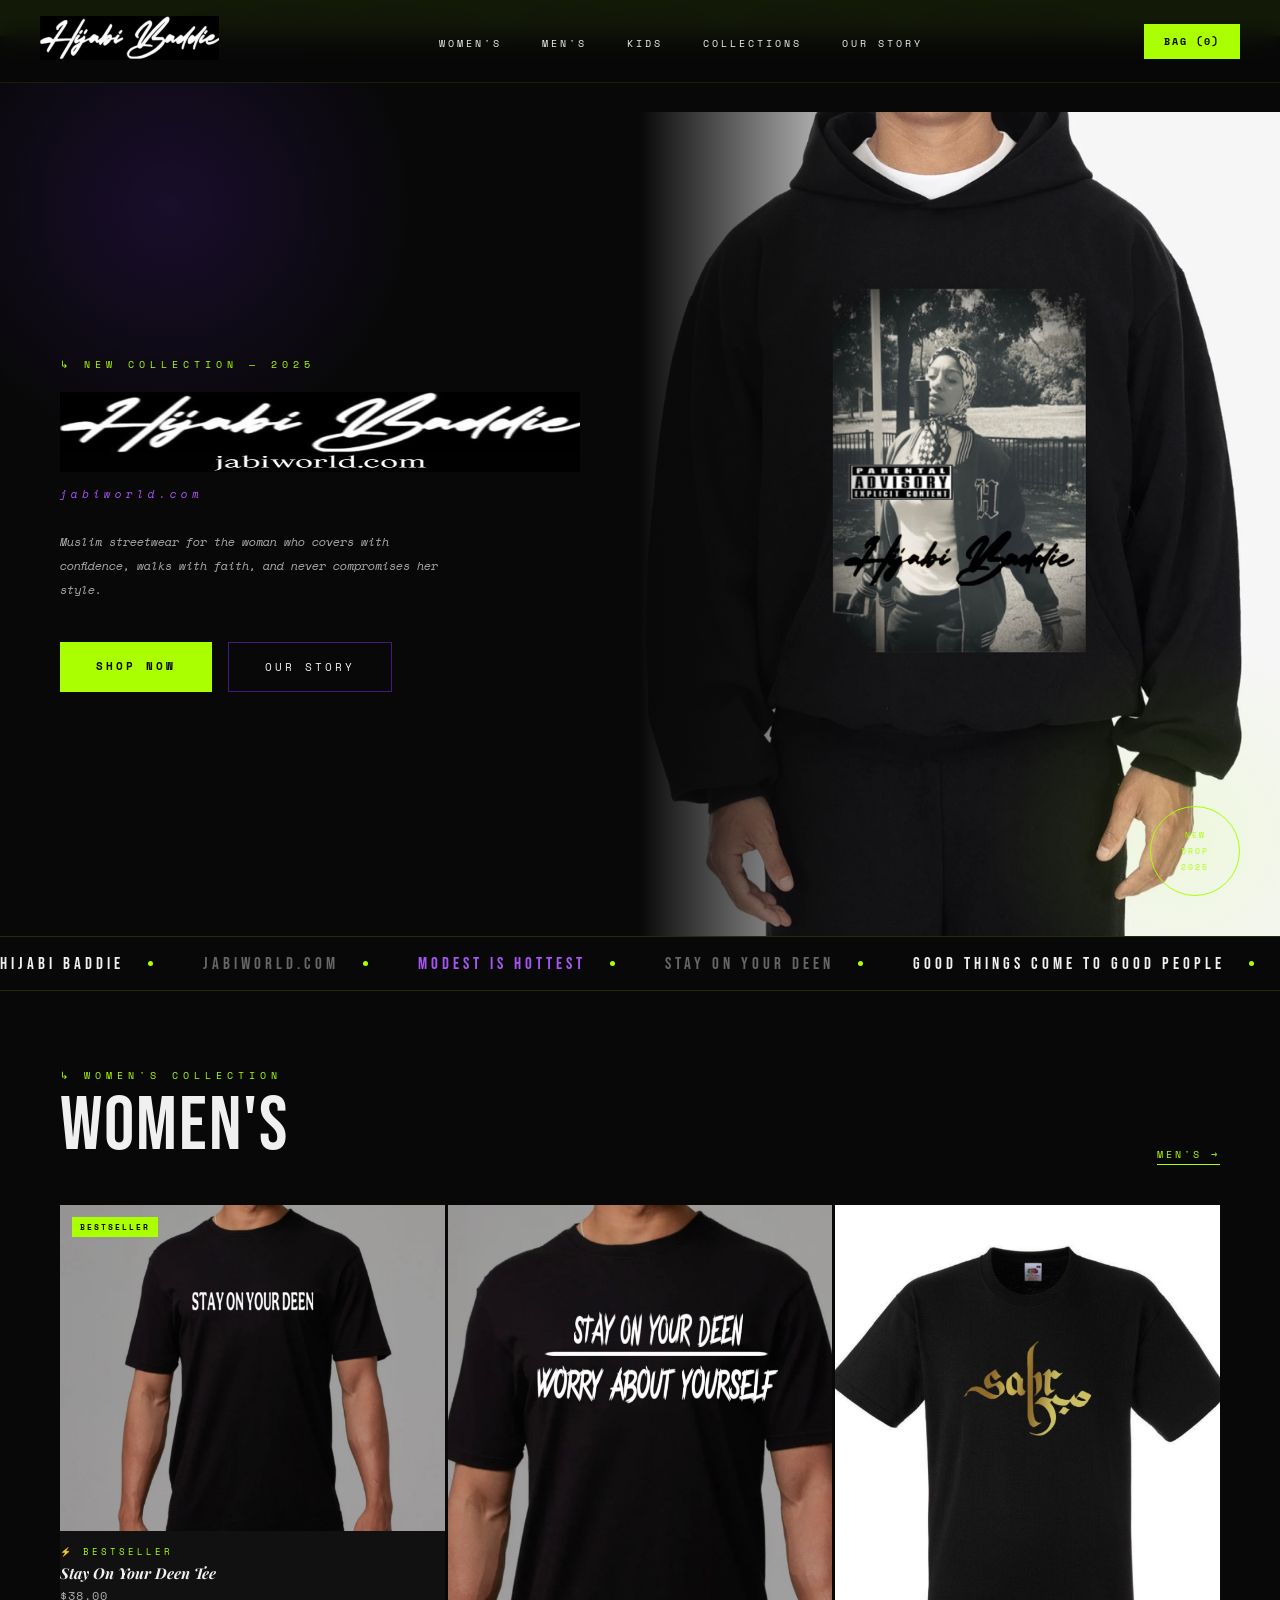
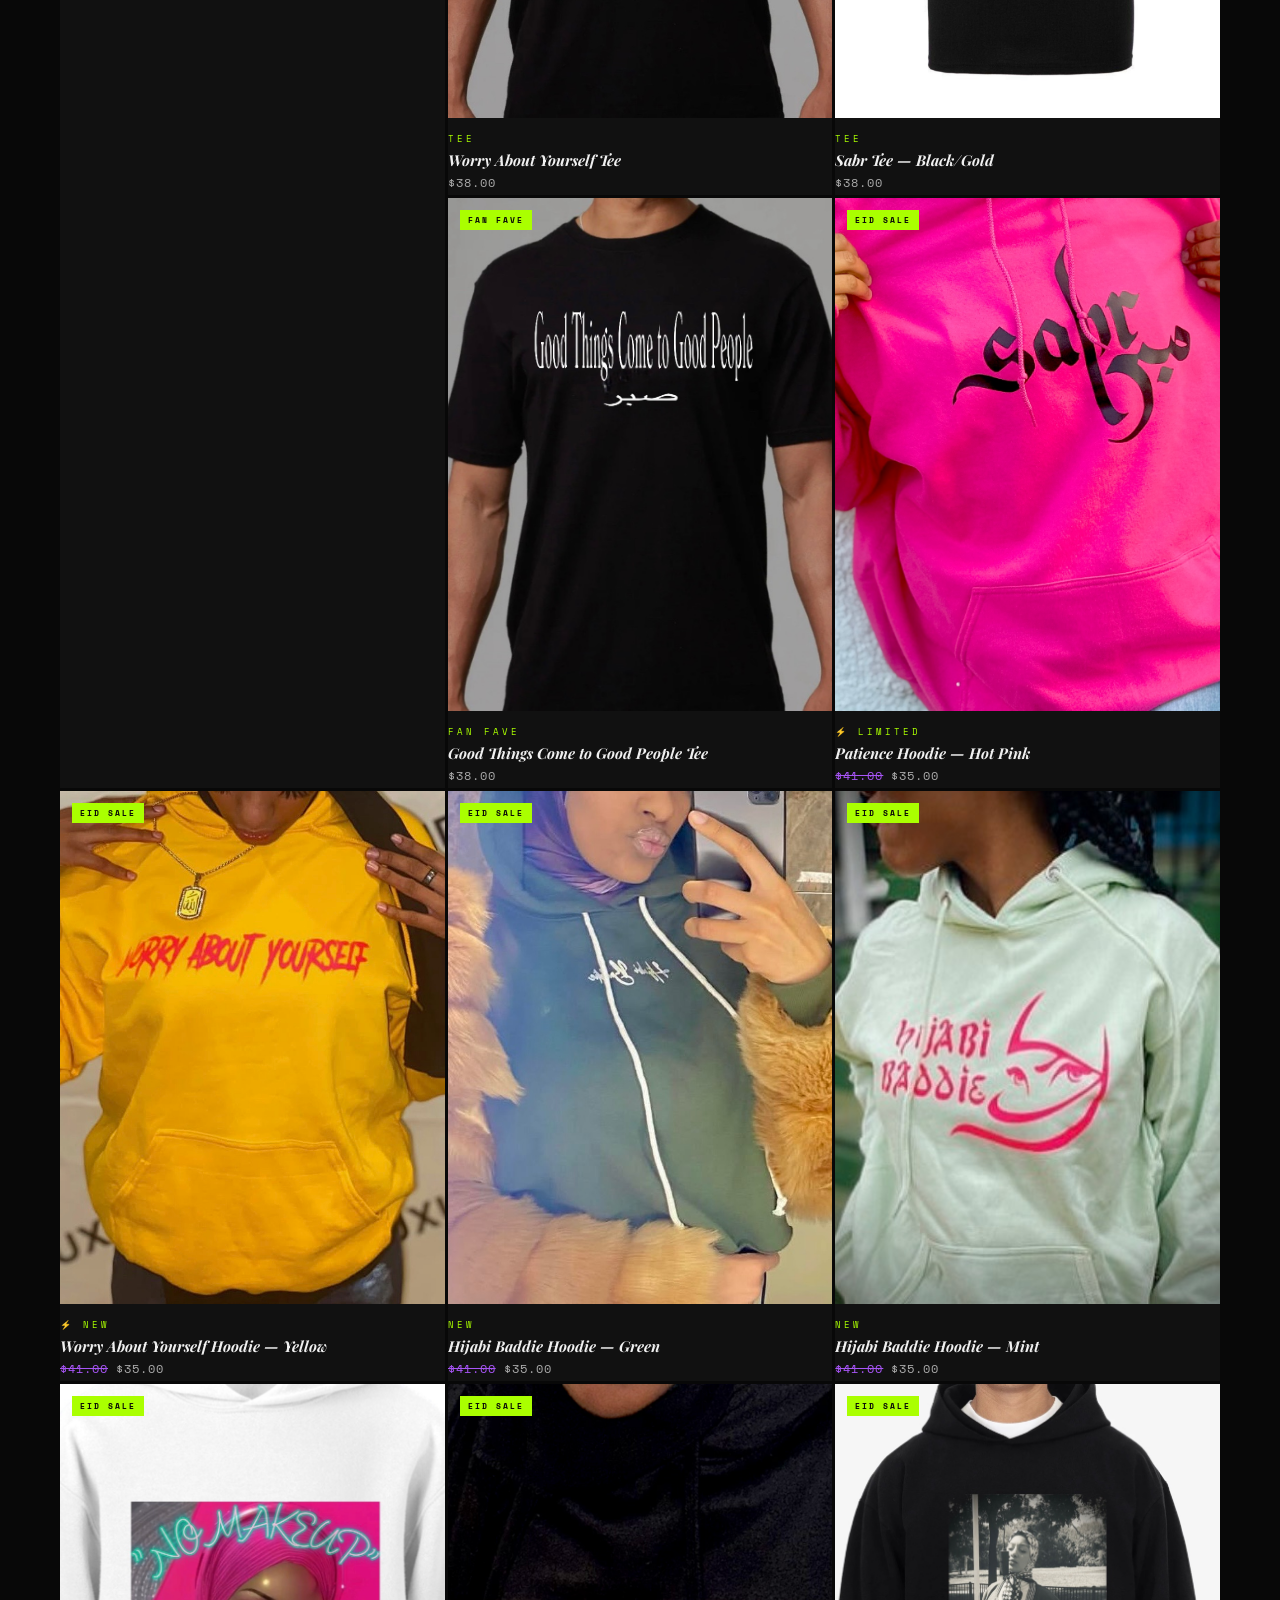
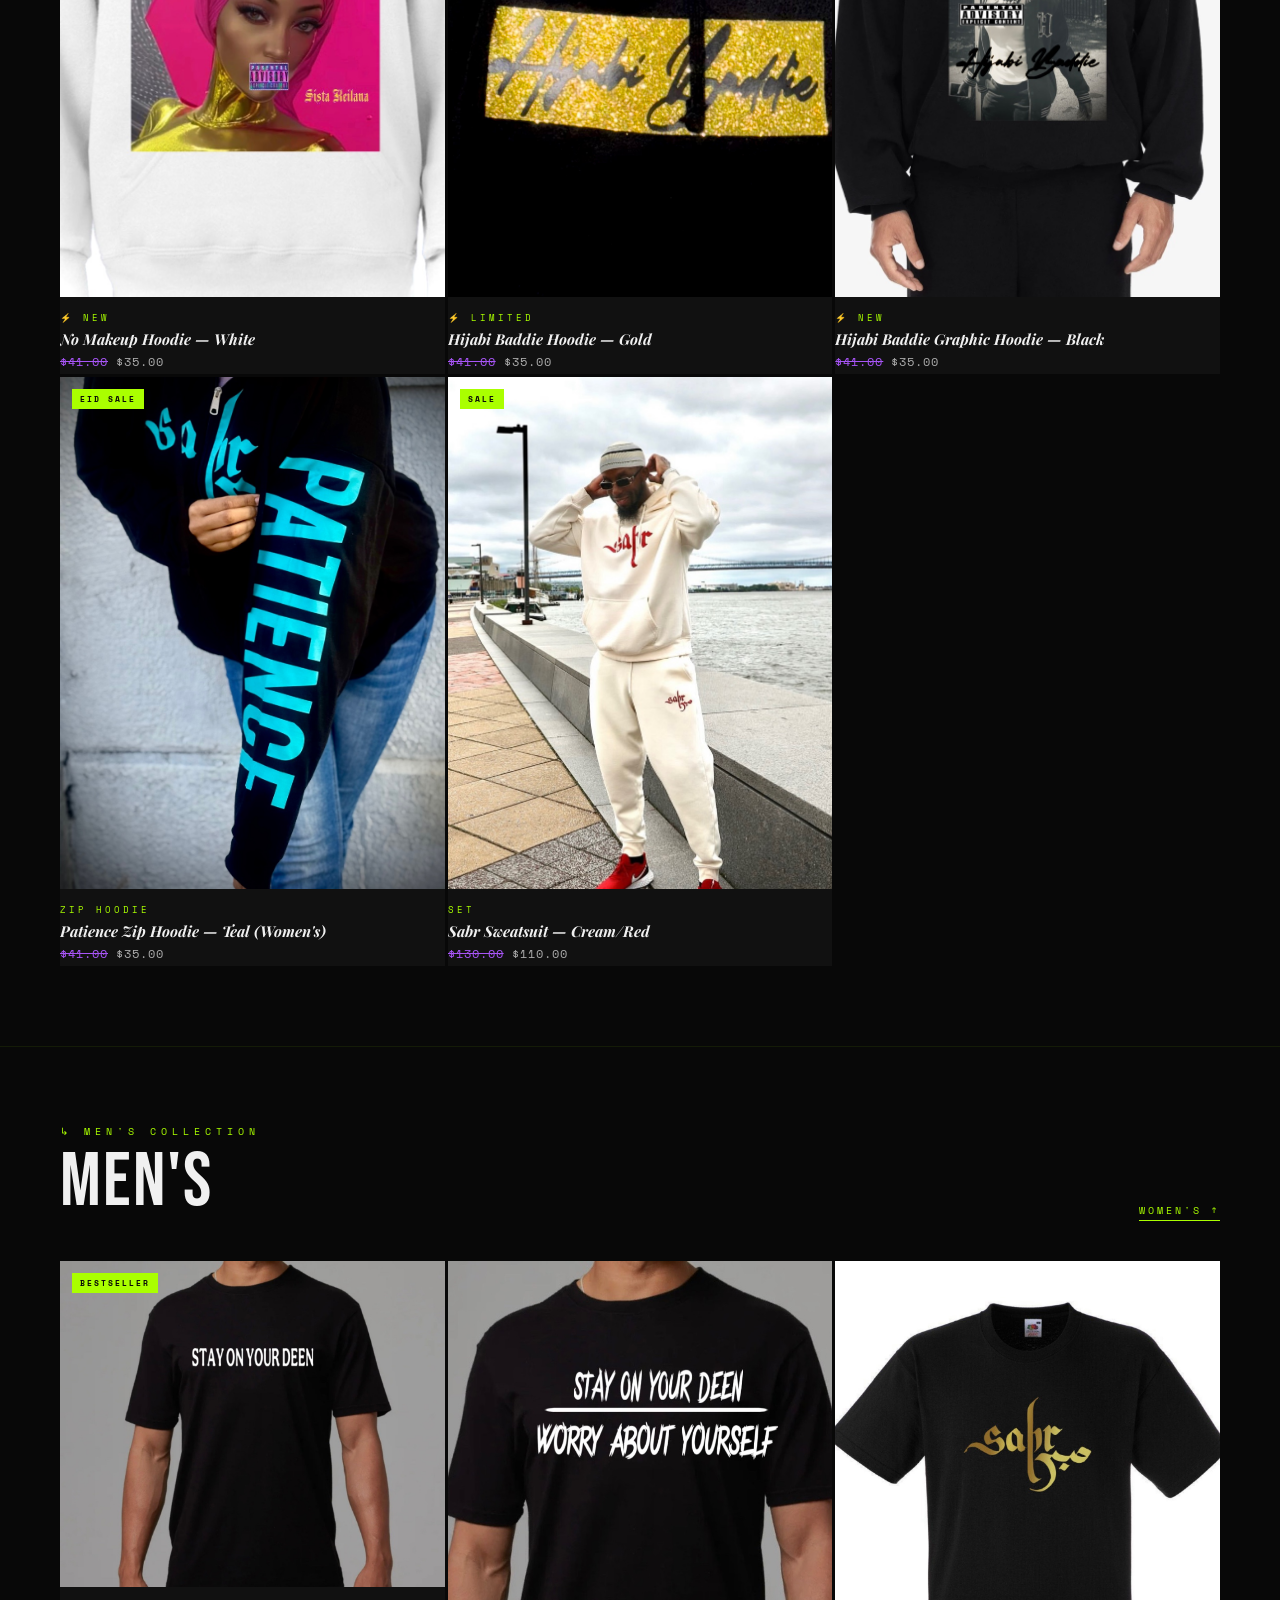
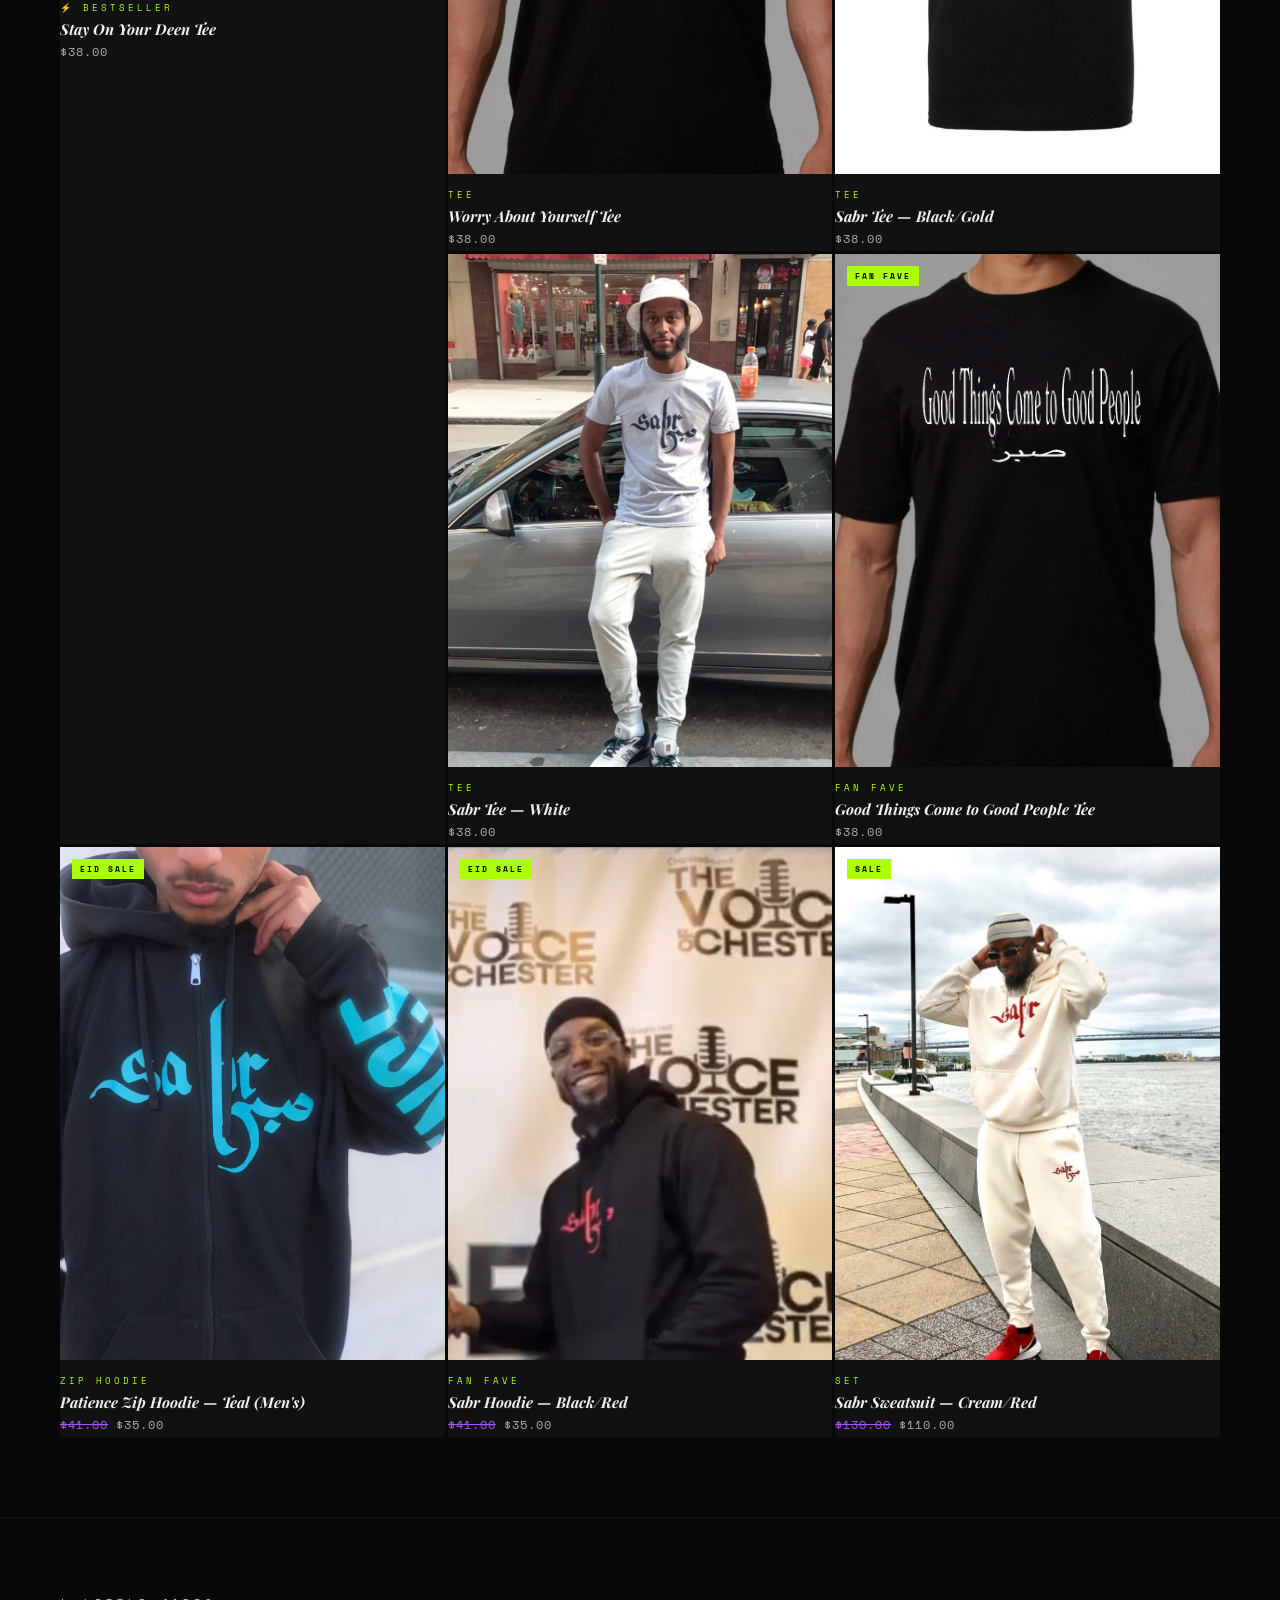
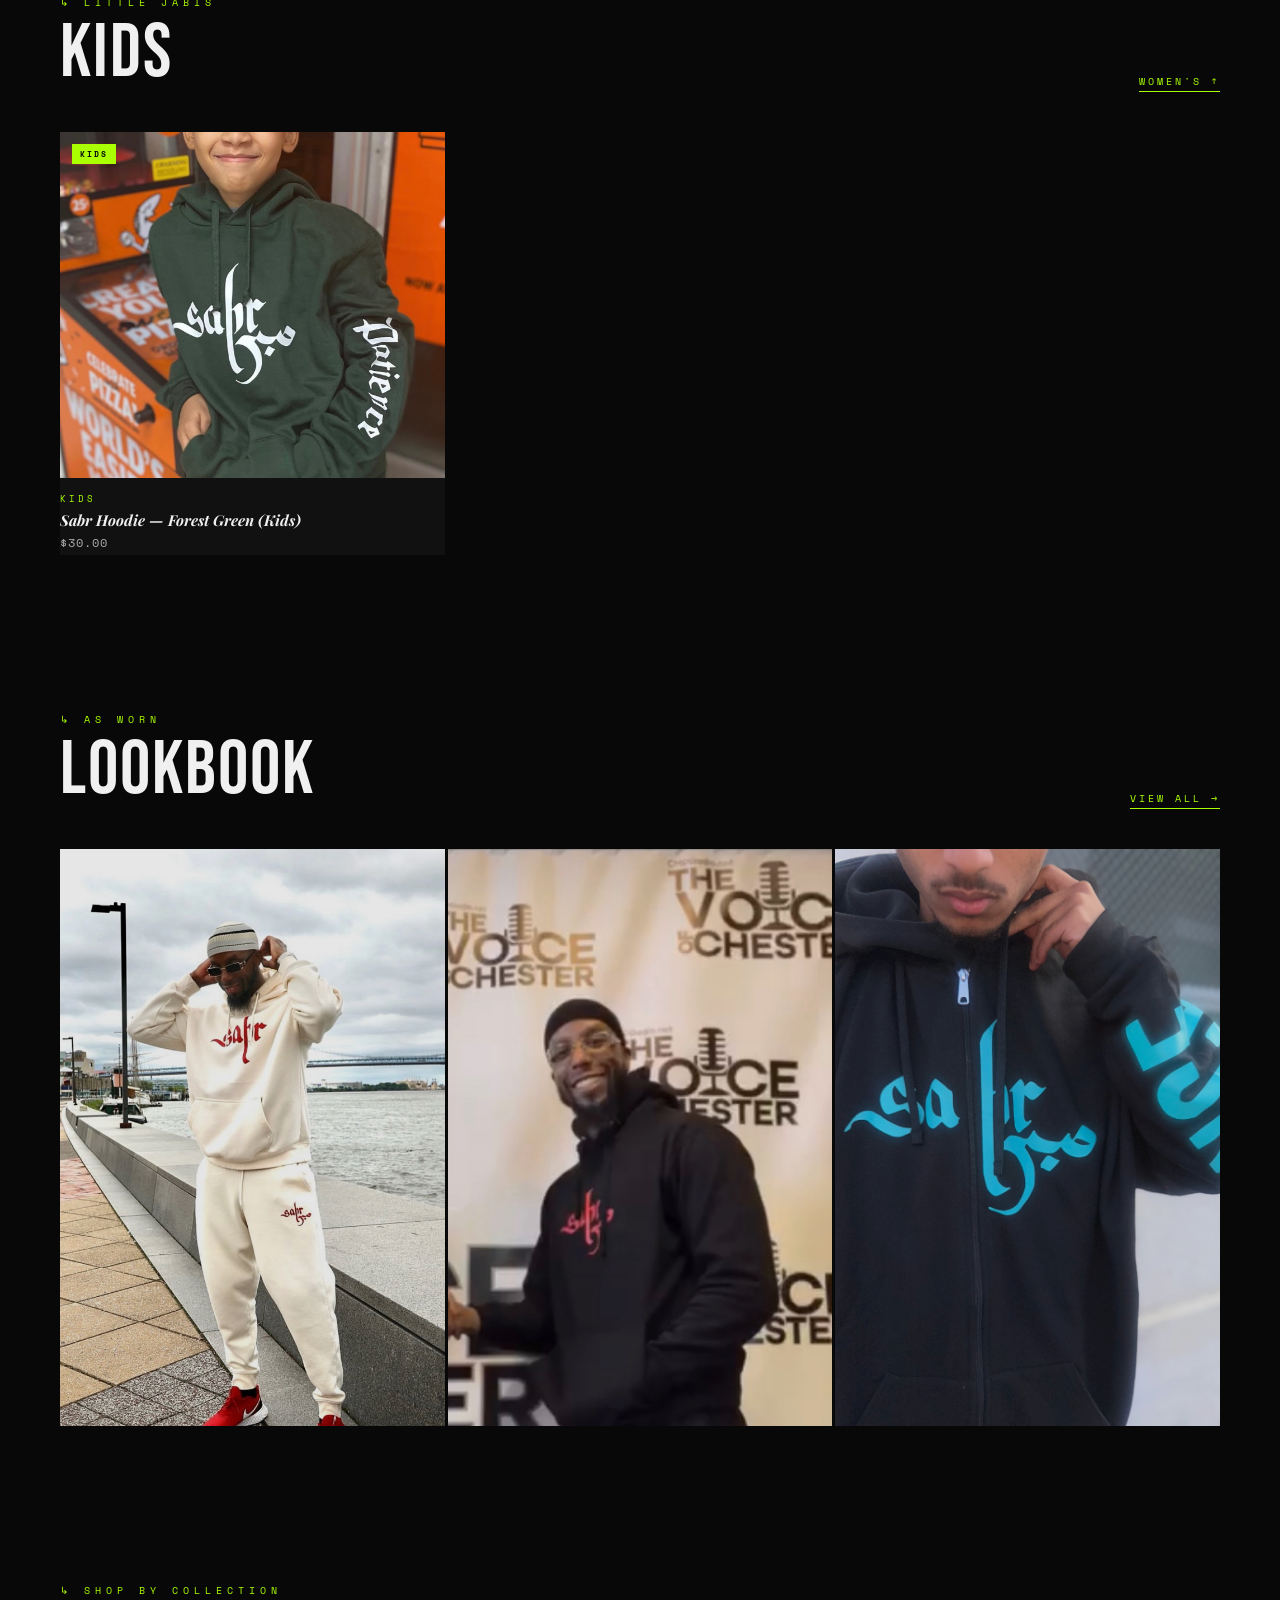
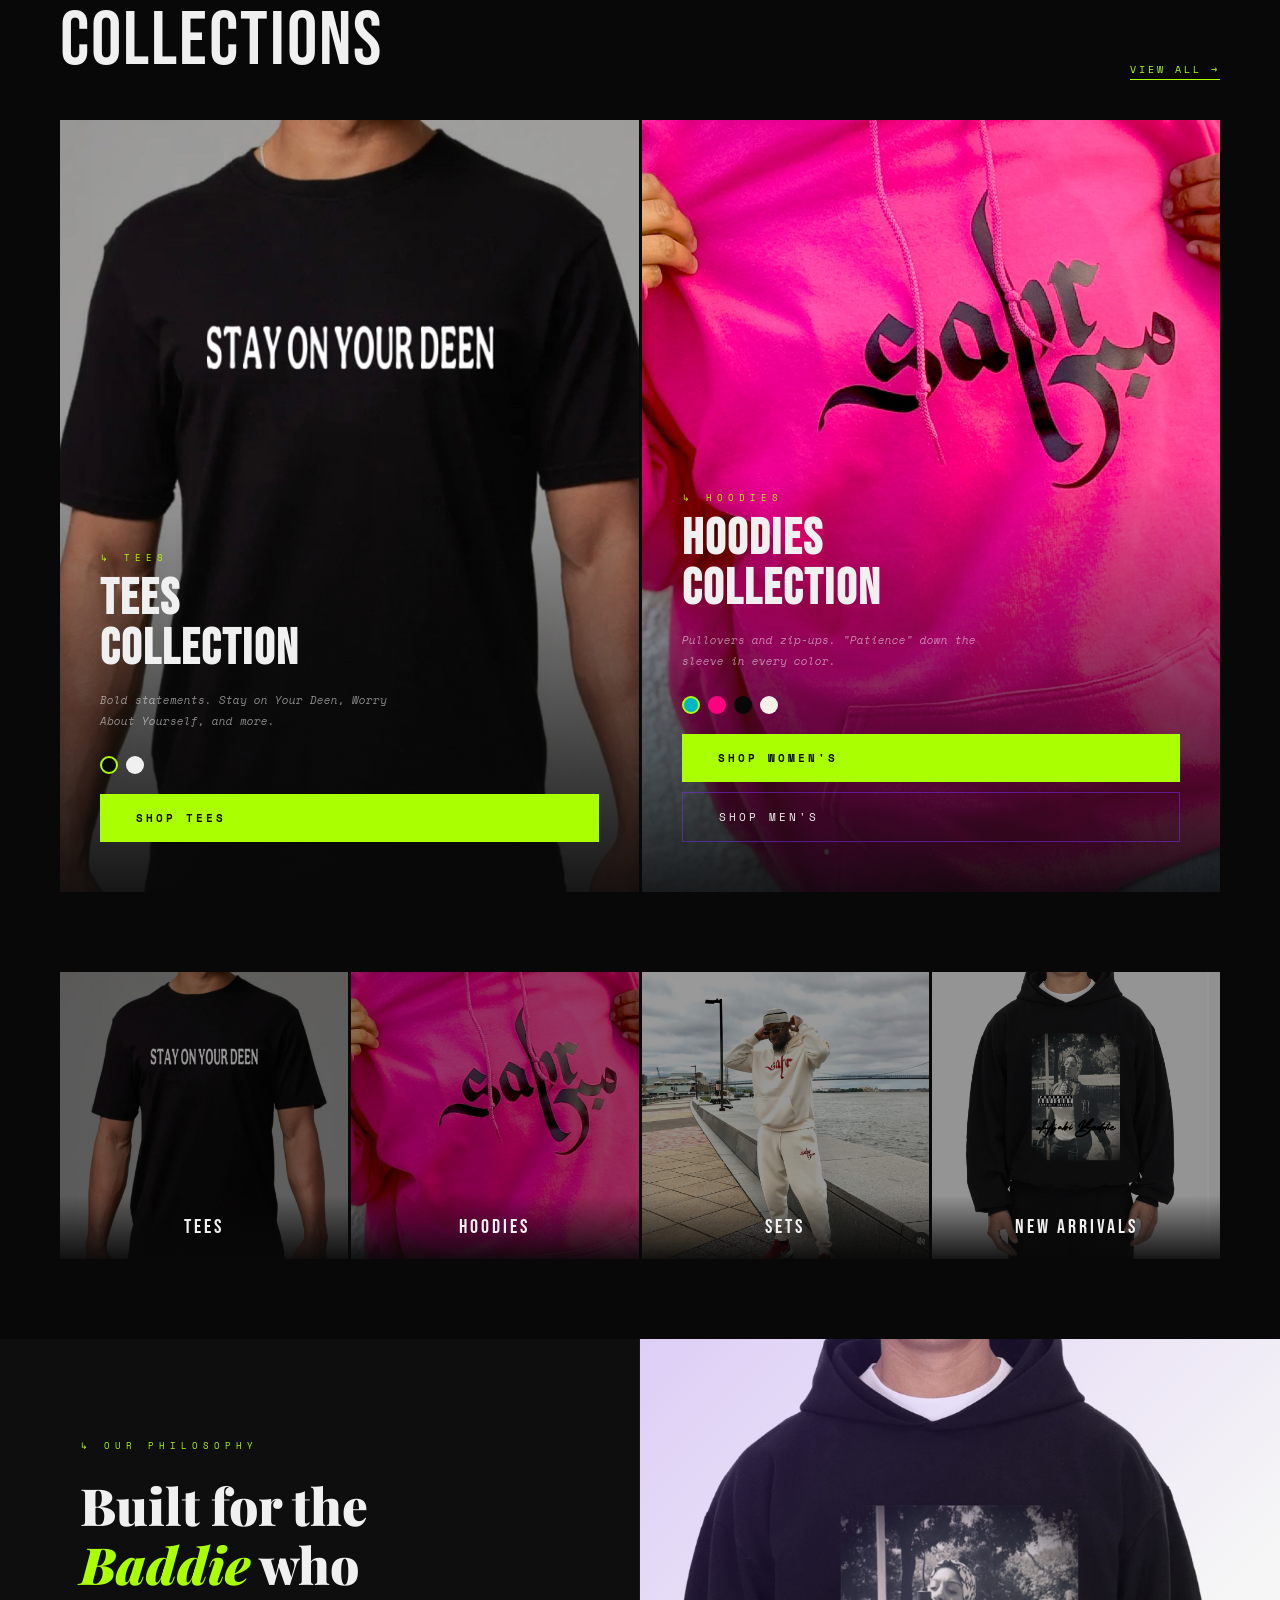
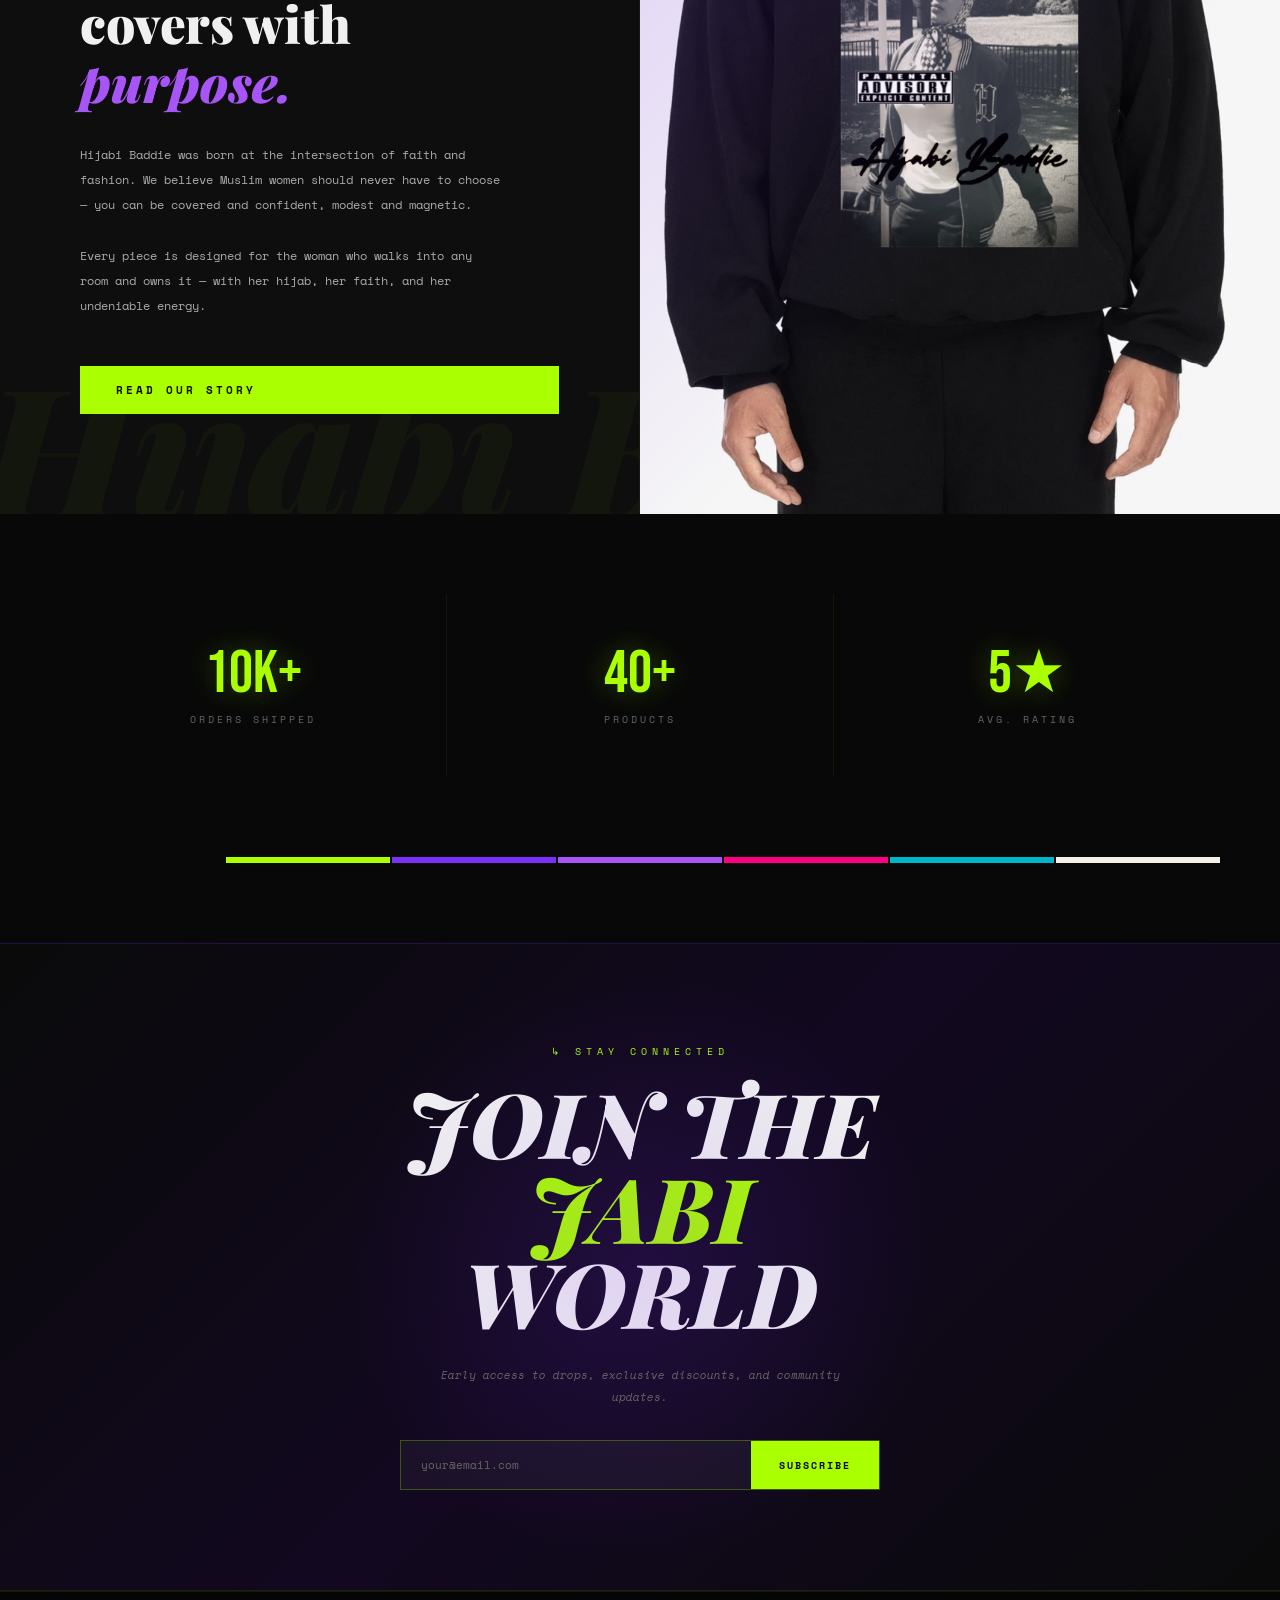
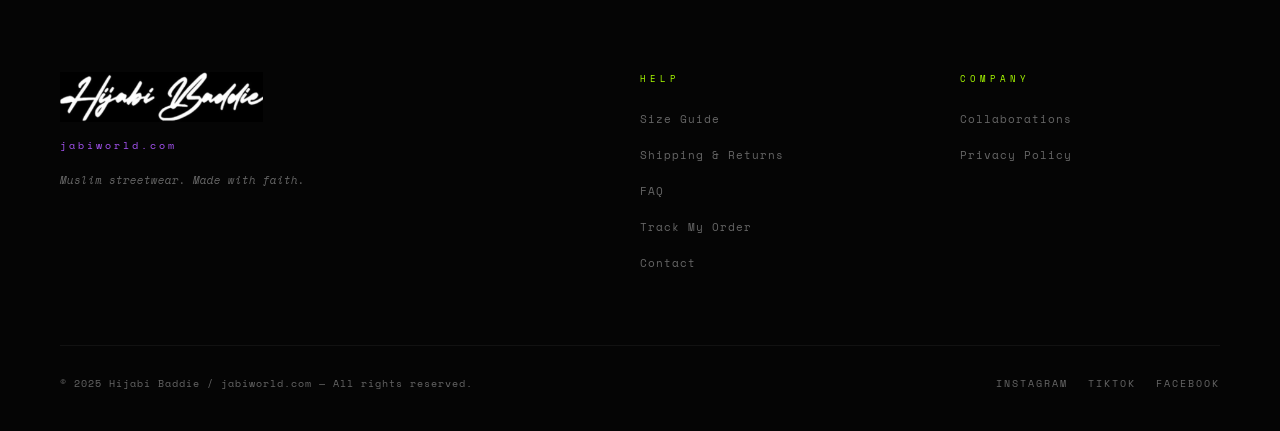
<file: index.html>
<!DOCTYPE html>
<html lang="en">
<head>
<meta charset="UTF-8">
<meta name="viewport" content="width=device-width, initial-scale=1.0">
<title>Hijabi Baddie — jabiworld.com</title>
<link rel="preconnect" href="https://fonts.googleapis.com">
<link href="https://fonts.googleapis.com/css2?family=Bebas+Neue&family=Playfair+Display:ital,wght@0,400;0,700;0,900;1,400;1,700&family=Space+Mono:ital,wght@0,400;0,700;1,400&display=swap" rel="stylesheet">

<!-- Snipcart CSS -->
<link rel="stylesheet" href="https://cdn.snipcart.com/themes/v3.3.3/default/snipcart.css">

<style>
  :root {
    --black: #080808; --white: #f0f0f0; --lime: #aaff00;
    --purple: #7b2ff7; --purple-light: #a855f7; --purple-dark: #4c1d95;
    --gray: #666; --gray-light: #aaa;
  }
  * { margin:0; padding:0; box-sizing:border-box; }
  html { scroll-behavior:smooth; }
  body { background:var(--black); color:var(--white); font-family:'Space Mono',monospace; overflow-x:hidden; cursor:crosshair; }

  .announce-bar { background:var(--lime); color:var(--black); text-align:center; padding:10px; font-size:11px; letter-spacing:3px; text-transform:uppercase; font-weight:700; }

  nav { position:fixed; top:0; width:100%; z-index:1000; display:flex; justify-content:space-between; align-items:center; padding:16px 40px; background:rgba(8,8,8,0.93); backdrop-filter:blur(12px); border-bottom:1px solid rgba(170,255,0,0.1); }
  .nav-logo-img { height:44px; width:auto; filter:invert(1); }
  .nav-links { display:flex; gap:40px; list-style:none; }
  .nav-links a { color:var(--white); text-decoration:none; font-size:10px; letter-spacing:3px; text-transform:uppercase; transition:color 0.2s; }
  .nav-links a:hover { color:var(--lime); }
  .nav-right { display:flex; gap:16px; align-items:center; }
  .snipcart-checkout { background:var(--lime); color:var(--black); border:none; padding:10px 20px; font-family:'Space Mono',monospace; font-size:10px; letter-spacing:2px; text-transform:uppercase; cursor:crosshair; font-weight:700; transition:all 0.2s; }
  .snipcart-checkout:hover { background:var(--purple-light); color:var(--white); }
  .hamburger { display:none; flex-direction:column; gap:5px; cursor:crosshair; background:none; border:none; padding:4px; }
  .hamburger span { display:block; width:22px; height:1px; background:var(--white); }

  /* HERO */
  .hero { min-height:100vh; display:grid; grid-template-columns:1fr 1fr; position:relative; overflow:hidden; padding-top:76px; }
  .hero-left { display:flex; flex-direction:column; justify-content:center; padding:80px 60px; position:relative; z-index:2; }
  .hero-purple-glow { position:absolute; top:-80px; left:-80px; width:500px; height:500px; background:radial-gradient(circle,rgba(123,47,247,0.15) 0%,transparent 70%); pointer-events:none; z-index:1; }
  .hero-eyebrow { font-size:10px; letter-spacing:5px; text-transform:uppercase; color:var(--lime); margin-bottom:20px; opacity:0; animation:fadeUp 0.7s 0.2s ease forwards; }
  .hero-logo-large { height:80px; width:auto; filter:invert(1); margin-bottom:14px; opacity:0; animation:fadeUp 0.7s 0.35s ease forwards; }
  .hero-domain { font-size:11px; letter-spacing:4px; color:var(--purple-light); margin-bottom:28px; font-style:italic; opacity:0; animation:fadeUp 0.7s 0.45s ease forwards; }
  .hero-sub { font-size:12px; line-height:2; color:var(--gray-light); max-width:380px; margin-bottom:40px; font-style:italic; opacity:0; animation:fadeUp 0.7s 0.55s ease forwards; }
  .hero-ctas { display:flex; gap:16px; flex-wrap:wrap; opacity:0; animation:fadeUp 0.7s 0.7s ease forwards; }
  @keyframes fadeUp { from { opacity:0; transform:translateY(24px); } to { opacity:1; transform:translateY(0); } }

  .btn-primary { background:var(--lime); color:var(--black); padding:16px 36px; font-family:'Space Mono',monospace; font-size:11px; letter-spacing:3px; text-transform:uppercase; text-decoration:none; border:none; cursor:crosshair; font-weight:700; transition:all 0.25s; display:inline-block; }
  .btn-primary:hover { background:var(--purple-light); color:var(--white); transform:translateY(-2px); }
  .btn-outline { background:transparent; color:var(--white); padding:16px 36px; font-family:'Space Mono',monospace; font-size:11px; letter-spacing:3px; text-transform:uppercase; text-decoration:none; border:1px solid rgba(123,47,247,0.5); cursor:crosshair; transition:all 0.25s; display:inline-block; }
  .btn-outline:hover { border-color:var(--purple-light); background:rgba(123,47,247,0.15); transform:translateY(-2px); }

  .hero-right { position:relative; overflow:hidden; }
  .hero-img-container { width:100%; height:100%; position:relative; }
  .hero-img-container img { width:100%; height:100%; object-fit:cover; object-position:center top; transition:transform 0.8s ease; }
  .hero-img-overlay { position:absolute; inset:0; background:linear-gradient(to right,var(--black) 0%,transparent 40%); }
  .hero-glow { position:absolute; bottom:-100px; right:-100px; width:400px; height:400px; background:radial-gradient(circle,rgba(170,255,0,0.1) 0%,transparent 70%); pointer-events:none; }
  .hero-badge { position:absolute; bottom:40px; right:40px; width:90px; height:90px; border-radius:50%; border:1px solid var(--lime); display:flex; align-items:center; justify-content:center; font-size:8px; letter-spacing:2px; text-transform:uppercase; text-align:center; line-height:2; color:var(--lime); animation:rotate 12s linear infinite; z-index:3; }
  @keyframes rotate { to { transform:rotate(360deg); } }

  /* MARQUEE */
  .marquee-section { border-top:1px solid rgba(170,255,0,0.15); border-bottom:1px solid rgba(170,255,0,0.15); padding:16px 0; overflow:hidden; }
  .marquee-track { display:flex; animation:marquee 22s linear infinite; white-space:nowrap; }
  .marquee-item { display:inline-flex; align-items:center; gap:24px; padding-right:50px; font-family:'Bebas Neue',sans-serif; font-size:17px; letter-spacing:4px; color:var(--gray); }
  .marquee-item .dot { width:5px; height:5px; background:var(--lime); border-radius:50%; display:inline-block; }
  .marquee-item.hl { color:var(--white); }
  .marquee-item.hl2 { color:var(--purple-light); }
  @keyframes marquee { from { transform:translateX(0); } to { transform:translateX(-50%); } }

  /* SECTIONS */
  .section-header { display:flex; justify-content:space-between; align-items:flex-end; padding:80px 60px 40px; }
  .section-title { font-family:'Bebas Neue',sans-serif; font-size:clamp(48px,6vw,76px); letter-spacing:2px; line-height:1; }
  .section-title .sub { display:block; font-family:'Space Mono',monospace; font-size:10px; letter-spacing:5px; text-transform:uppercase; color:var(--lime); margin-bottom:8px; font-weight:400; }
  .section-link { color:var(--lime); text-decoration:none; font-size:10px; letter-spacing:3px; text-transform:uppercase; border-bottom:1px solid var(--lime); padding-bottom:2px; transition:opacity 0.2s; }
  .section-link:hover { opacity:0.6; }

  /* PRODUCT GRID */
  .product-grid { display:grid; grid-template-columns:repeat(3,1fr); gap:3px; padding:0 60px 80px; }
  .product-card { position:relative; overflow:hidden; cursor:crosshair; background:#111; }
  .product-card.large { grid-row:span 2; }
  .product-img { width:100%; aspect-ratio:3/4; object-fit:cover; object-position:center top; display:block; transition:transform 0.6s ease; }
  .product-card.large .product-img { aspect-ratio:auto; height:100%; }
  .product-card:hover .product-img { transform:scale(1.06); }
  .product-overlay { position:absolute; inset:0; background:linear-gradient(to top,rgba(8,8,8,0.95) 0%,rgba(8,8,8,0.1) 55%,transparent 100%); display:flex; flex-direction:column; justify-content:flex-end; padding:24px; opacity:0; transition:opacity 0.3s; }
  .product-card:hover .product-overlay { opacity:1; }
  .product-info { padding:14px 0 4px; }
  .product-tag { font-size:9px; letter-spacing:3px; text-transform:uppercase; color:var(--lime); margin-bottom:5px; }
  .product-name { font-family:'Playfair Display',serif; font-size:15px; font-weight:700; margin-bottom:4px; font-style:italic; }
  .product-name a { color:inherit; text-decoration:none; }
  .product-price { font-size:12px; letter-spacing:1px; color:var(--gray-light); }
  .product-price .sale { color:var(--purple-light); margin-right:8px; text-decoration:line-through; }
  .sizes { display:flex; gap:6px; margin-top:10px; }
  .size-btn { width:34px; height:34px; border:1px solid rgba(255,255,255,0.15); background:none; color:var(--white); font-family:'Space Mono',monospace; font-size:9px; cursor:crosshair; transition:all 0.2s; }
  .size-btn:hover,.size-btn.active { border-color:var(--lime); background:var(--lime); color:var(--black); }
  .quick-add { background:var(--lime); color:var(--black); border:none; padding:12px; width:100%; font-family:'Space Mono',monospace; font-size:10px; letter-spacing:2px; text-transform:uppercase; cursor:crosshair; margin-top:12px; font-weight:700; transition:background 0.2s; }
  .quick-add:hover { background:var(--purple-light); color:var(--white); }

  /* FRONT/BACK IMAGE SWAP */
  .product-card .img-front, .product-card .img-back { position:absolute; inset:0; width:100%; height:100%; object-fit:cover; object-position:center top; transition:opacity 0.5s ease, transform 0.6s ease; }
  .product-card .img-back { opacity:0; }
  .product-card:hover .img-front { opacity:0; transform:scale(1.06); }
  .product-card:hover .img-back { opacity:1; transform:scale(1.06); }
  .product-card .img-spacer { width:100%; aspect-ratio:3/4; display:block; }

  /* LOOKBOOK */
  .lookbook-strip { display:grid; grid-template-columns:repeat(3,1fr); gap:3px; padding:0 60px 80px; }
  .lookbook-card { position:relative; overflow:hidden; cursor:crosshair; aspect-ratio:2/3; }
  .lookbook-card img { width:100%; height:100%; object-fit:cover; object-position:center top; transition:transform 0.6s ease; filter:brightness(0.9); }
  .lookbook-card:hover img { transform:scale(1.05); filter:brightness(0.6); }
  .lookbook-overlay { position:absolute; inset:0; background:linear-gradient(to top,rgba(8,8,8,0.88) 0%,transparent 50%); display:flex; flex-direction:column; justify-content:flex-end; padding:24px; opacity:0; transition:opacity 0.3s; }
  .lookbook-card:hover .lookbook-overlay { opacity:1; }

  /* FEATURED COLLECTIONS */
  .featured-collection { display:grid; grid-template-columns:1fr 1fr; gap:3px; margin:0 60px 80px; }
  .featured-panel { position:relative; overflow:hidden; min-height:580px; cursor:crosshair; }
  .featured-panel img { width:100%; height:100%; object-fit:cover; object-position:center top; transition:transform 0.8s ease; display:block; }
  .featured-panel:hover img { transform:scale(1.04); }
  .featured-content { position:absolute; inset:0; display:flex; flex-direction:column; justify-content:flex-end; padding:50px 40px; background:linear-gradient(to top,rgba(8,8,8,0.9) 0%,transparent 55%); }
  .featured-tag { font-size:9px; letter-spacing:5px; text-transform:uppercase; color:var(--lime); margin-bottom:10px; }
  .featured-title { font-family:'Bebas Neue',sans-serif; font-size:50px; letter-spacing:2px; line-height:1; margin-bottom:16px; }
  .featured-desc { font-size:11px; line-height:1.9; color:rgba(240,240,240,0.55); max-width:300px; margin-bottom:24px; font-style:italic; }
  .swatches { display:flex; gap:8px; margin-bottom:20px; }
  .swatch { width:18px; height:18px; border-radius:50%; cursor:crosshair; border:2px solid transparent; transition:border-color 0.2s; }
  .swatch:hover,.swatch.active { border-color:var(--lime); }

  /* CATEGORY STRIP */
  .category-strip { display:grid; grid-template-columns:repeat(4,1fr); gap:3px; padding:0 60px 80px; }
  .category-card { position:relative; overflow:hidden; aspect-ratio:1; cursor:crosshair; }
  .category-card img { width:100%; height:100%; object-fit:cover; object-position:center top; transition:transform 0.5s; filter:brightness(0.6); }
  .category-card:hover img { transform:scale(1.1); filter:brightness(0.35); }
  .category-label { position:absolute; bottom:0; left:0; right:0; padding:20px 12px; font-family:'Bebas Neue',sans-serif; font-size:20px; letter-spacing:3px; text-align:center; background:linear-gradient(to top,rgba(8,8,8,0.9),transparent); transition:color 0.3s; }
  .category-card:hover .category-label { color:var(--lime); }

  /* BRAND STORY */
  .brand-story { display:grid; grid-template-columns:1fr 1fr; min-height:80vh; }
  .brand-story-left { background:#0e0e0e; border-right:1px solid rgba(170,255,0,0.06); display:flex; flex-direction:column; justify-content:center; padding:100px 80px; position:relative; overflow:hidden; }
  .brand-bg-text { position:absolute; font-family:'Playfair Display',serif; font-style:italic; font-size:180px; opacity:0.03; font-weight:900; bottom:-20px; left:-20px; pointer-events:none; line-height:1; white-space:nowrap; color:var(--lime); }
  .brand-story-eyebrow { font-size:9px; letter-spacing:5px; text-transform:uppercase; color:var(--lime); margin-bottom:24px; }
  .brand-story-title { font-family:'Playfair Display',serif; font-size:clamp(34px,4vw,52px); font-weight:900; line-height:1.15; margin-bottom:30px; }
  .brand-story-title em { font-style:italic; color:var(--lime); }
  .brand-story-title .purple-em { color:var(--purple-light); font-style:italic; }
  .brand-story-body { font-size:12px; line-height:2.1; color:var(--gray-light); max-width:420px; }
  .brand-story-right { position:relative; overflow:hidden; min-height:500px; }
  .brand-story-right img { width:100%; height:100%; object-fit:cover; object-position:center top; }
  .brand-story-right::after { content:''; position:absolute; inset:0; background:linear-gradient(135deg,rgba(123,47,247,0.2) 0%,transparent 60%); pointer-events:none; }

  /* STATS */
  .brand-stats { display:grid; grid-template-columns:repeat(3,1fr); gap:1px; background:rgba(170,255,0,0.06); margin:80px 60px; }
  .stat-item { padding:50px 40px; text-align:center; background:var(--black); }
  .stat-number { font-family:'Bebas Neue',sans-serif; font-size:60px; color:var(--lime); line-height:1; margin-bottom:8px; text-shadow:0 0 30px rgba(170,255,0,0.3); }
  .stat-label { font-size:10px; letter-spacing:3px; text-transform:uppercase; color:var(--gray); }

  /* NEWSLETTER */
  .newsletter { background:linear-gradient(135deg,#0a0a0a 0%,#120820 50%,#0a0a0a 100%); border-top:1px solid rgba(123,47,247,0.2); border-bottom:1px solid rgba(170,255,0,0.1); padding:100px 60px; text-align:center; position:relative; overflow:hidden; }
  .newsletter::before { content:''; position:absolute; top:50%; left:50%; transform:translate(-50%,-50%); width:600px; height:600px; background:radial-gradient(circle,rgba(123,47,247,0.15) 0%,transparent 70%); pointer-events:none; }
  .newsletter-label { font-size:10px; letter-spacing:5px; text-transform:uppercase; color:var(--lime); margin-bottom:20px; }
  .newsletter-title { font-family:'Playfair Display',serif; font-style:italic; font-size:clamp(44px,7vw,90px); font-weight:900; line-height:0.95; margin-bottom:30px; }
  .newsletter-title span { color:var(--lime); }
  .newsletter-form { display:flex; max-width:480px; margin:0 auto; border:1px solid rgba(170,255,0,0.3); }
  .newsletter-input { flex:1; padding:16px 20px; font-family:'Space Mono',monospace; font-size:11px; border:none; background:rgba(255,255,255,0.04); color:var(--white); outline:none; }
  .newsletter-input::placeholder { color:var(--gray); }
  .newsletter-submit { background:var(--lime); color:var(--black); border:none; padding:16px 28px; font-family:'Space Mono',monospace; font-size:10px; letter-spacing:2px; text-transform:uppercase; cursor:crosshair; font-weight:700; transition:background 0.2s; }
  .newsletter-submit:hover { background:var(--purple-light); color:var(--white); }

  .color-bar { display:flex; gap:2px; padding:0 60px 80px; }
  .color-slab { flex:1; height:6px; cursor:crosshair; transition:flex 0.4s; }
  .color-slab:hover { flex:4; }

  /* FOOTER */
  footer { background:#050505; border-top:1px solid rgba(170,255,0,0.08); padding:80px 60px 40px; }
  .footer-top { display:grid; grid-template-columns:2fr 1fr 1fr; gap:60px; margin-bottom:60px; }
  .footer-logo-img { height:50px; width:auto; filter:invert(1); margin-bottom:10px; }
  .footer-domain { font-size:10px; letter-spacing:3px; color:var(--purple-light); margin-bottom:16px; }
  .footer-tagline { font-size:11px; color:var(--gray); line-height:2; font-style:italic; max-width:280px; }
  .footer-col-title { font-size:9px; letter-spacing:4px; text-transform:uppercase; color:var(--lime); margin-bottom:20px; }
  .footer-col ul { list-style:none; }
  .footer-col ul li { margin-bottom:12px; }
  .footer-col ul a { color:var(--gray); text-decoration:none; font-size:11px; letter-spacing:1px; transition:color 0.2s; }
  .footer-col ul a:hover { color:var(--white); }
  .footer-bottom { border-top:1px solid rgba(255,255,255,0.05); padding-top:30px; display:flex; justify-content:space-between; align-items:center; }
  .footer-copy { font-size:10px; color:var(--gray); letter-spacing:1px; }
  .footer-socials { display:flex; gap:20px; }
  .footer-socials a { color:var(--gray); text-decoration:none; font-size:10px; letter-spacing:2px; text-transform:uppercase; transition:color 0.2s; }
  .footer-socials a:hover { color:var(--lime); }

  /* SKELETON */
  .skeleton { background:linear-gradient(90deg,#111 25%,#1a1a1a 50%,#111 75%); background-size:200% 100%; animation:shimmer 1.5s infinite; }
  @keyframes shimmer { 0%{background-position:200% 0} 100%{background-position:-200% 0} }

  @media (max-width:1100px) {
    .product-grid { grid-template-columns:repeat(2,1fr); }
    .footer-top { grid-template-columns:1fr 1fr; gap:40px; }
    .lookbook-strip { grid-template-columns:repeat(2,1fr); }
  }
  @media (max-width:768px) {
    nav { padding:14px 20px; }
    .nav-links { display:none; }
    .hamburger { display:flex; }
    .hero { grid-template-columns:1fr; }
    .hero-right { position:absolute; inset:0; z-index:0; }
    .hero-left { z-index:1; padding:100px 24px 80px; }
    .hero-img-overlay { background:linear-gradient(to top,rgba(8,8,8,0.97) 0%,rgba(8,8,8,0.5) 100%); }
    .section-header { padding:60px 24px 28px; flex-direction:column; align-items:flex-start; gap:14px; }
    .product-grid { grid-template-columns:repeat(2,1fr); padding:0 20px 60px; }
    .product-card.large { grid-row:span 1; }
    .lookbook-strip { grid-template-columns:1fr 1fr; padding:0 20px 60px; }
    .featured-collection { grid-template-columns:1fr; margin:0 20px 60px; }
    .featured-panel { min-height:380px; }
    .brand-story { grid-template-columns:1fr; }
    .brand-story-left { padding:60px 24px; }
    .brand-story-right { min-height:380px; }
    .brand-stats { grid-template-columns:1fr; margin:60px 20px; }
    .category-strip { grid-template-columns:repeat(2,1fr); padding:0 20px 60px; }
    .color-bar { padding:0 20px 60px; }
    .newsletter { padding:60px 24px; }
    .newsletter-form { flex-direction:column; border:none; }
    .newsletter-input { border:1px solid rgba(170,255,0,0.3); }
    .newsletter-submit { border:1px solid var(--lime); }
    footer { padding:60px 24px 30px; }
    .footer-top { grid-template-columns:1fr; gap:30px; }
    .footer-bottom { flex-direction:column; gap:16px; text-align:center; }
  }
</style>
</head>
<body>

<!-- ===== ANNOUNCEMENT BAR ===== -->
<div class="announce-bar">✦ Free shipping on orders $75+ &nbsp;·&nbsp; New drop live now &nbsp;·&nbsp; jabiworld.com &nbsp;·&nbsp; Ships worldwide ✦</div>

<!-- ===== NAV ===== -->
<nav>
  <a href="index.html"><img class="nav-logo-img" src="images/img_logo_hijabi2.jpeg" alt="Hijabi Baddie"/></a>
  <ul class="nav-links">
    <li><a href="#shop-womens">Women's</a></li>
    <li><a href="#shop-mens">Men's</a></li>
    <li><a href="#shop-kids">Kids</a></li>
    <li><a href="#collections">Collections</a></li>
    <li><a href="#about">Our Story</a></li>
  </ul>
  <div class="nav-right">
    <!-- Snipcart opens cart on click, updates count automatically -->
    <button class="snipcart-checkout">Bag (<span class="snipcart-items-count">0</span>)</button>
    <button class="hamburger"><span></span><span></span><span></span></button>
  </div>
</nav>

<!-- ===== HERO ===== -->
<section class="hero">
  <div class="hero-purple-glow"></div>
  <div class="hero-left">
    <p class="hero-eyebrow">↳ New Collection — 2025</p>
    <img class="hero-logo-large" src="images/img_logo_hijabi.jpeg" alt="Hijabi Baddie"/>
    <p class="hero-domain">jabiworld.com</p>
    <p class="hero-sub">Muslim streetwear for the woman who covers with confidence, walks with faith, and never compromises her style.</p>
    <div class="hero-ctas">
      <a href="#shop" class="btn-primary">Shop Now</a>
      <a href="#about" class="btn-outline">Our Story</a>
    </div>
  </div>
  <div class="hero-right">
    <div class="hero-img-container">
      <img src="images/img_hoodie_hijabi.jpeg" alt="Hijabi Baddie Hoodie"/>
      <div class="hero-img-overlay"></div>
      <div class="hero-glow"></div>
      <div class="hero-badge">NEW<br>DROP<br>2025</div>
    </div>
  </div>
</section>

<!-- ===== MARQUEE ===== -->
<div class="marquee-section">
  <div class="marquee-track">
    <span class="marquee-item hl">HIJABI BADDIE <span class="dot"></span></span>
    <span class="marquee-item">JABIWORLD.COM <span class="dot"></span></span>
    <span class="marquee-item hl2">MODEST IS HOTTEST <span class="dot"></span></span>
    <span class="marquee-item">STAY ON YOUR DEEN <span class="dot"></span></span>
    <span class="marquee-item hl">GOOD THINGS COME TO GOOD PEOPLE <span class="dot"></span></span>
    <span class="marquee-item">MUSLIM STREETWEAR <span class="dot"></span></span>
    <span class="marquee-item hl2">SABR · صبر <span class="dot"></span></span>
    <span class="marquee-item">PATIENCE IS POWER <span class="dot"></span></span>
    <span class="marquee-item hl">HIJABI BADDIE <span class="dot"></span></span>
    <span class="marquee-item">JABIWORLD.COM <span class="dot"></span></span>
    <span class="marquee-item hl2">MODEST IS HOTTEST <span class="dot"></span></span>
    <span class="marquee-item">STAY ON YOUR DEEN <span class="dot"></span></span>
    <span class="marquee-item hl">GOOD THINGS COME TO GOOD PEOPLE <span class="dot"></span></span>
    <span class="marquee-item">MUSLIM STREETWEAR <span class="dot"></span></span>
    <span class="marquee-item hl2">SABR · صبر <span class="dot"></span></span>
    <span class="marquee-item">PATIENCE IS POWER <span class="dot"></span></span>
  </div>
</div>

<!-- ===== WOMEN'S =====
  Populated from products.json where gender = "womens" or "all"
-->
<section id="shop-womens">
  <div class="section-header">
    <div class="section-title"><span class="sub">↳ Women's Collection</span>WOMEN'S</div>
    <a href="#shop-mens" class="section-link">Men's →</a>
  </div>
  <div class="product-grid" id="grid-womens">
    <div class="skeleton" style="grid-row:span 2;min-height:500px;"></div>
    <div class="skeleton" style="aspect-ratio:3/4;"></div>
    <div class="skeleton" style="aspect-ratio:3/4;"></div>
    <div class="skeleton" style="aspect-ratio:3/4;"></div>
    <div class="skeleton" style="aspect-ratio:3/4;"></div>
  </div>
</section>

<!-- ===== MEN'S =====
  Populated from products.json where gender = "mens" or "all"
-->
<section id="shop-mens" style="border-top:1px solid rgba(170,255,0,0.08);">
  <div class="section-header">
    <div class="section-title"><span class="sub">↳ Men's Collection</span>MEN'S</div>
    <a href="#shop-womens" class="section-link">Women's ↑</a>
  </div>
  <div class="product-grid" id="grid-mens">
    <div class="skeleton" style="grid-row:span 2;min-height:500px;"></div>
    <div class="skeleton" style="aspect-ratio:3/4;"></div>
    <div class="skeleton" style="aspect-ratio:3/4;"></div>
  </div>
</section>

<!-- ===== KIDS =====
  Populated from products.json where gender = "kids"
-->
<section id="shop-kids" style="border-top:1px solid rgba(170,255,0,0.08);">
  <div class="section-header">
    <div class="section-title"><span class="sub">↳ Little Jabis</span>KIDS</div>
    <a href="#shop-womens" class="section-link">Women's ↑</a>
  </div>
  <div class="product-grid" id="grid-kids">
    <div class="skeleton" style="grid-row:span 2;min-height:500px;"></div>
    <div class="skeleton" style="aspect-ratio:3/4;"></div>
  </div>
</section>

<!-- ===== LOOKBOOK ===== -->
<section id="lookbook">
  <div class="section-header">
    <div class="section-title"><span class="sub">↳ As Worn</span>LOOKBOOK</div>
    <a href="#" class="section-link">View All →</a>
  </div>
  <div class="lookbook-strip">
    <div class="lookbook-card">
      <img src="images/white_hoodie_and_pants_combo.jpeg" alt="Cream Sweatsuit Lookbook" loading="lazy"/>
      <div class="lookbook-overlay">
        <div class="product-tag">Set</div>
        <div class="product-name">Sabr Sweatsuit — Cream/Red</div>
        <div class="product-price"><span class="sale">$130</span> $110.00</div>
        <button class="quick-add snipcart-add-item"
          data-item-id="sabr-sweatsuit-cream-red"
          data-item-price="110"
          data-item-name="Sabr Sweatsuit — Cream/Red"
          data-item-description="Cream sweatsuit with red Sabr script. Hoodie + matching jogger pants."
          data-item-image="images/white_hoodie_and_pants_combo.jpeg"
          data-item-url="/products.json"
          style="margin-top:10px;">Add to Bag</button>
      </div>
    </div>
    <div class="lookbook-card">
      <img src="images/black_hoodie_Red_text.jpeg" alt="Black Hoodie Red Lookbook" loading="lazy"/>
      <div class="lookbook-overlay">
        <div class="product-tag">Hoodie</div>
        <div class="product-name">Sabr Hoodie — Black/Red</div>
        <div class="product-price">$72.00</div>
        <button class="quick-add snipcart-add-item"
          data-item-id="sabr-hoodie-black-red-mens"
          data-item-price="72"
          data-item-name="Sabr Hoodie — Black/Red"
          data-item-description="The OG. Black hoodie with red Sabr script."
          data-item-image="images/black_hoodie_Red_text.jpeg"
          data-item-url="/products.json"
          style="margin-top:10px;">Add to Bag</button>
      </div>
    </div>
    <div class="lookbook-card">
      <img src="images/teal_black_zip_man_front.jpeg" alt="Teal Zip Lookbook" loading="lazy"/>
      <div class="lookbook-overlay">
        <div class="product-tag">Hoodie</div>
        <div class="product-name">Patience Zip — Teal</div>
        <div class="product-price">$78.00</div>
        <button class="quick-add snipcart-add-item"
          data-item-id="patience-zip-hoodie-teal-mens"
          data-item-price="78"
          data-item-name="Patience Zip Hoodie — Teal"
          data-item-description="Black zip hoodie with teal Sabr calligraphy."
          data-item-image="images/teal_black_zip_man_front.jpeg"
          data-item-url="/products.json"
          style="margin-top:10px;">Add to Bag</button>
      </div>
    </div>
  </div>
</section>

<!-- ===== COLLECTIONS ===== -->
<section id="collections">
  <div class="section-header">
    <div class="section-title"><span class="sub">↳ Shop by Collection</span>COLLECTIONS</div>
    <a href="#" class="section-link">View All →</a>
  </div>
  <div class="featured-collection">
    <div class="featured-panel">
      <img src="images/img_tee_stay_deen.jpeg" alt="Tees Collection" loading="lazy"/>
      <div class="featured-content">
        <p class="featured-tag">↳ Tees</p>
        <h2 class="featured-title">TEES<br>COLLECTION</h2>
        <p class="featured-desc">Bold statements. Stay on Your Deen, Worry About Yourself, and more.</p>
        <div class="swatches">
          <div class="swatch active" style="background:#080808;"></div>
          <div class="swatch" style="background:#f0f0f0;border:1px solid rgba(255,255,255,0.2)"></div>
        </div>
        <a href="#shop-womens" class="btn-primary">Shop Tees</a>
      </div>
    </div>
    <div class="featured-panel">
      <img src="images/img_hoodie_pink-front.jpeg" alt="Hoodies Collection" loading="lazy"/>
      <div class="featured-content">
        <p class="featured-tag">↳ Hoodies</p>
        <h2 class="featured-title">HOODIES<br>COLLECTION</h2>
        <p class="featured-desc">Pullovers and zip-ups. "Patience" down the sleeve in every color.</p>
        <div class="swatches">
          <div class="swatch active" style="background:#00b5c8;"></div>
          <div class="swatch" style="background:#ff0080;"></div>
          <div class="swatch" style="background:#080808;"></div>
          <div class="swatch" style="background:#f5f0e8;border:1px solid rgba(255,255,255,0.15)"></div>
        </div>
        <a href="#shop-womens" class="btn-primary">Shop Women's</a>
        <a href="#shop-mens" class="btn-outline" style="margin-top:10px;">Shop Men's</a>
      </div>
    </div>
  </div>
</section>

<!-- ===== CATEGORY STRIP ===== -->
<div class="category-strip">
  <div class="category-card">
    <img src="images/img_tee_stay_deen.jpeg" alt="Tees" loading="lazy"/>
    <div class="category-label">TEES</div>
  </div>
  <div class="category-card">
    <img src="images/img_hoodie_pink-front.jpeg" alt="Hoodies" loading="lazy"/>
    <div class="category-label">HOODIES</div>
  </div>
  <div class="category-card">
    <img src="images/white_hoodie_and_pants_combo.jpeg" alt="Sets" loading="lazy"/>
    <div class="category-label">SETS</div>
  </div>
  <div class="category-card">
    <img src="images/img_hoodie_hijabi.jpeg" alt="New Arrivals" loading="lazy"/>
    <div class="category-label">NEW ARRIVALS</div>
  </div>
</div>

<!-- ===== BRAND STORY ===== -->
<section id="about" class="brand-story">
  <div class="brand-story-left">
    <div class="brand-bg-text">Hijabi Baddie</div>
    <p class="brand-story-eyebrow">↳ Our Philosophy</p>
    <h2 class="brand-story-title">Built for the<br><em>Baddie</em> who<br>covers with<br><span class="purple-em">purpose.</span></h2>
    <p class="brand-story-body">Hijabi Baddie was born at the intersection of faith and fashion. We believe Muslim women should never have to choose — you can be covered and confident, modest and magnetic.<br><br>Every piece is designed for the woman who walks into any room and owns it — with her hijab, her faith, and her undeniable energy.</p>
    <br>
    <a href="#" class="btn-primary" style="margin-top:24px;">Read Our Story</a>
  </div>
  <div class="brand-story-right">
    <img src="images/img_hoodie_hijabi.jpeg" alt="Hijabi Baddie Brand Story" loading="lazy"/>
  </div>
</section>

<!-- ===== STATS ===== -->
<div class="brand-stats">
  <div class="stat-item"><div class="stat-number">10K+</div><div class="stat-label">Orders Shipped</div></div>
  <div class="stat-item"><div class="stat-number">40+</div><div class="stat-label">Products</div></div>
  <div class="stat-item"><div class="stat-number">5★</div><div class="stat-label">Avg. Rating</div></div>
</div>

<!-- ===== COLOR BAR ===== -->
<div class="color-bar">
  <div class="color-slab" style="background:#080808;"></div>
  <div class="color-slab" style="background:#aaff00;"></div>
  <div class="color-slab" style="background:#7b2ff7;"></div>
  <div class="color-slab" style="background:#a855f7;"></div>
  <div class="color-slab" style="background:#ff0080;"></div>
  <div class="color-slab" style="background:#00b5c8;"></div>
  <div class="color-slab" style="background:#f5f0e8;"></div>
</div>

<!-- ===== NEWSLETTER ===== -->
<section class="newsletter">
  <p class="newsletter-label">↳ Stay Connected</p>
  <h2 class="newsletter-title">JOIN THE<br><span>JABI</span><br>WORLD</h2>
  <p style="font-size:11px;color:var(--gray);margin-bottom:32px;font-style:italic;max-width:400px;margin-left:auto;margin-right:auto;line-height:2;position:relative;z-index:1;">Early access to drops, exclusive discounts, and community updates.</p>
  <div class="newsletter-form" style="position:relative;z-index:1;">
    <input type="email" class="newsletter-input" placeholder="your@email.com">
    <button class="newsletter-submit" id="subBtn">Subscribe</button>
  </div>
</section>

<!-- ===== FOOTER ===== -->
<footer>
  <div class="footer-top">
    <div>
      <img class="footer-logo-img" src="images/img_logo_hijabi2.jpeg" alt="Hijabi Baddie"/>
      <p class="footer-domain">jabiworld.com</p>
      <p class="footer-tagline">Muslim streetwear. Made with faith.</p>
    </div>
    <div class="footer-col">
      <p class="footer-col-title">Help</p>
      <ul>
        <li><a href="#">Size Guide</a></li>
        <li><a href="#">Shipping &amp; Returns</a></li>
        <li><a href="#">FAQ</a></li>
        <li><a href="#">Track My Order</a></li>
        <li><a href="#">Contact</a></li>
      </ul>
    </div>
    <div class="footer-col">
      <p class="footer-col-title">Company</p>
      <ul>
        <li><a href="#">Collaborations</a></li>
        <li><a href="#">Privacy Policy</a></li>
      </ul>
    </div>
  </div>
  <div class="footer-bottom">
    <p class="footer-copy">© 2025 Hijabi Baddie / jabiworld.com — All rights reserved.</p>
    <div class="footer-socials">
      <a href="#">Instagram</a>
      <a href="#">TikTok</a>
      <a href="#">Facebook</a>
    </div>
  </div>
</footer>

<!-- ===== SNIPCART =====
  Replace YOUR_SNIPCART_PUBLIC_API_KEY with your real key from:
  https://app.snipcart.com/dashboard/account/credentials
-->
<div hidden id="snipcart"
  data-api-key="ZjVkNjQwMWYtNzJiMi00OWYwLWFkZDAtYmFjNjM2ZTJhMDA1NjM5MDkxMjI4MDc0NzUwMTky"
  data-config-modal-style="side">
</div>
<script async src="https://cdn.snipcart.com/themes/v3.3.3/default/snipcart.js"></script>

<script>
  /* ---- Newsletter ---- */
  document.getElementById('subBtn').addEventListener('click', () => {
    const input = document.querySelector('.newsletter-input');
    if (input.value) {
      input.value = 'Jazakallah Khayran ✓';
      input.style.color = 'var(--lime)';
      setTimeout(() => { input.value = ''; input.style.color = ''; }, 3000);
    }
  });

  /* ---- Hero parallax ---- */
  window.addEventListener('scroll', () => {
    const img = document.querySelector('.hero-img-container img');
    if (img) img.style.transform = 'translateY(' + (window.scrollY * 0.18) + 'px)';
  });

  /* ---- Size button toggle (works on dynamically rendered cards too) ---- */
  document.addEventListener('click', e => {
    if (e.target.classList.contains('size-btn')) {
      e.stopPropagation();
      const group = e.target.closest('.sizes');
      group.querySelectorAll('.size-btn').forEach(b => b.classList.remove('active'));
      e.target.classList.add('active');
    }
  });
</script>

<!-- ===== DYNAMIC PRODUCT GRIDS =====
  Reads products.json → filters by gender → builds Women's, Men's, and Kids grids.

  Gender values in products.json:
    "womens" → Women's section only
    "mens"   → Men's section only
    "kids"   → Kids section only
    "all"    → Women's AND Men's (not Kids)

  TO ADD A NEW PRODUCT: edit products.json only. No code changes needed here.
-->
<script>
  function buildCard(p, isLarge) {
    const price = p.salePrice || p.price;
    const priceHTML = p.salePrice
      ? `<span class="sale">$${Number(p.price).toFixed(2)}</span>$${Number(p.salePrice).toFixed(2)}`
      : `$${Number(p.price).toFixed(2)}`;

    const imgBlock = p.imageBack
      ? `<div class="img-spacer"></div>
         <img class="img-front" src="images/${p.imageFront}" alt="${p.name}" loading="lazy"/>
         <img class="img-back"  src="images/${p.imageBack}"  alt="${p.name}" loading="lazy"/>`
      : `<img class="product-img" src="images/${p.imageFront}" alt="${p.name}" loading="lazy"
              ${isLarge ? 'style="height:100%;object-fit:cover;object-position:center top;"' : ''}/>`;

    const sizesHTML = (p.sizes || ['S','M','L','XL'])
      .map((s, i) => `<button class="size-btn${i===0?' active':''}">${s}</button>`)
      .join('');

    // Sale badge overlay
    const badgeHTML = p.badge
      ? `<div style="position:absolute;top:12px;left:12px;background:var(--lime);color:var(--black);font-family:'Space Mono',monospace;font-size:8px;font-weight:700;letter-spacing:2px;text-transform:uppercase;padding:4px 8px;z-index:4;">${p.badge}</div>`
      : '';

    return `
      <div class="product-card${isLarge ? ' large' : ''}">
        <a href="product.html?id=${p.id}" style="display:block;position:relative;">
          ${imgBlock}
          ${badgeHTML}
        </a>
        <div class="product-overlay">
          <div class="product-tag">${p.tag || ''}</div>
          <div class="product-name">${p.name}</div>
          <div class="product-price">${priceHTML}</div>
          <div class="sizes">${sizesHTML}</div>
          <button class="quick-add snipcart-add-item"
            data-item-id="${p.id}"
            data-item-price="${price}"
            data-item-name="${p.name}"
            data-item-description="${(p.description||'').replace(/"/g,"'")}"
            data-item-image="images/${p.imageFront}"
            data-item-url="/products.json">Add to Bag</button>
        </div>
        <div class="product-info">
          <div class="product-tag">${p.tag || p.category}</div>
          <div class="product-name">
            <a href="product.html?id=${p.id}">${p.name}</a>
          </div>
          <div class="product-price">${priceHTML}</div>
        </div>
      </div>`;
  }

  function renderSection(gridEl, products) {
    if (!products.length) {
      gridEl.innerHTML = '<p style="color:#666;padding:40px;grid-column:1/-1;font-size:11px;letter-spacing:2px;">Coming soon.</p>';
      return;
    }
    let usedLarge = false;
    gridEl.innerHTML = products.map(p => {
      const isLarge = !usedLarge && p.featuredSize === 'large';
      if (isLarge) usedLarge = true;
      return buildCard(p, isLarge);
    }).join('');
  }

  async function renderGrids() {
    try {
      const res = await fetch('products.json');
      const raw = await res.json();
      const all = raw.filter(p => p.id);

      renderSection(document.getElementById('grid-womens'), all.filter(p => p.gender === 'womens' || p.gender === 'all'));
      renderSection(document.getElementById('grid-mens'),   all.filter(p => p.gender === 'mens'   || p.gender === 'all'));
      renderSection(document.getElementById('grid-kids'),   all.filter(p => p.gender === 'kids'));

    } catch(err) {
      ['grid-womens','grid-mens','grid-kids'].forEach(id => {
        const el = document.getElementById(id);
        if (el) el.innerHTML = '<p style="color:#666;padding:40px;grid-column:1/-1;">Could not load products. Make sure products.json is in the same folder.</p>';
      });
      console.error('Product grid error:', err);
    }
  }

  renderGrids();
</script>

</body>
</html>
</file>
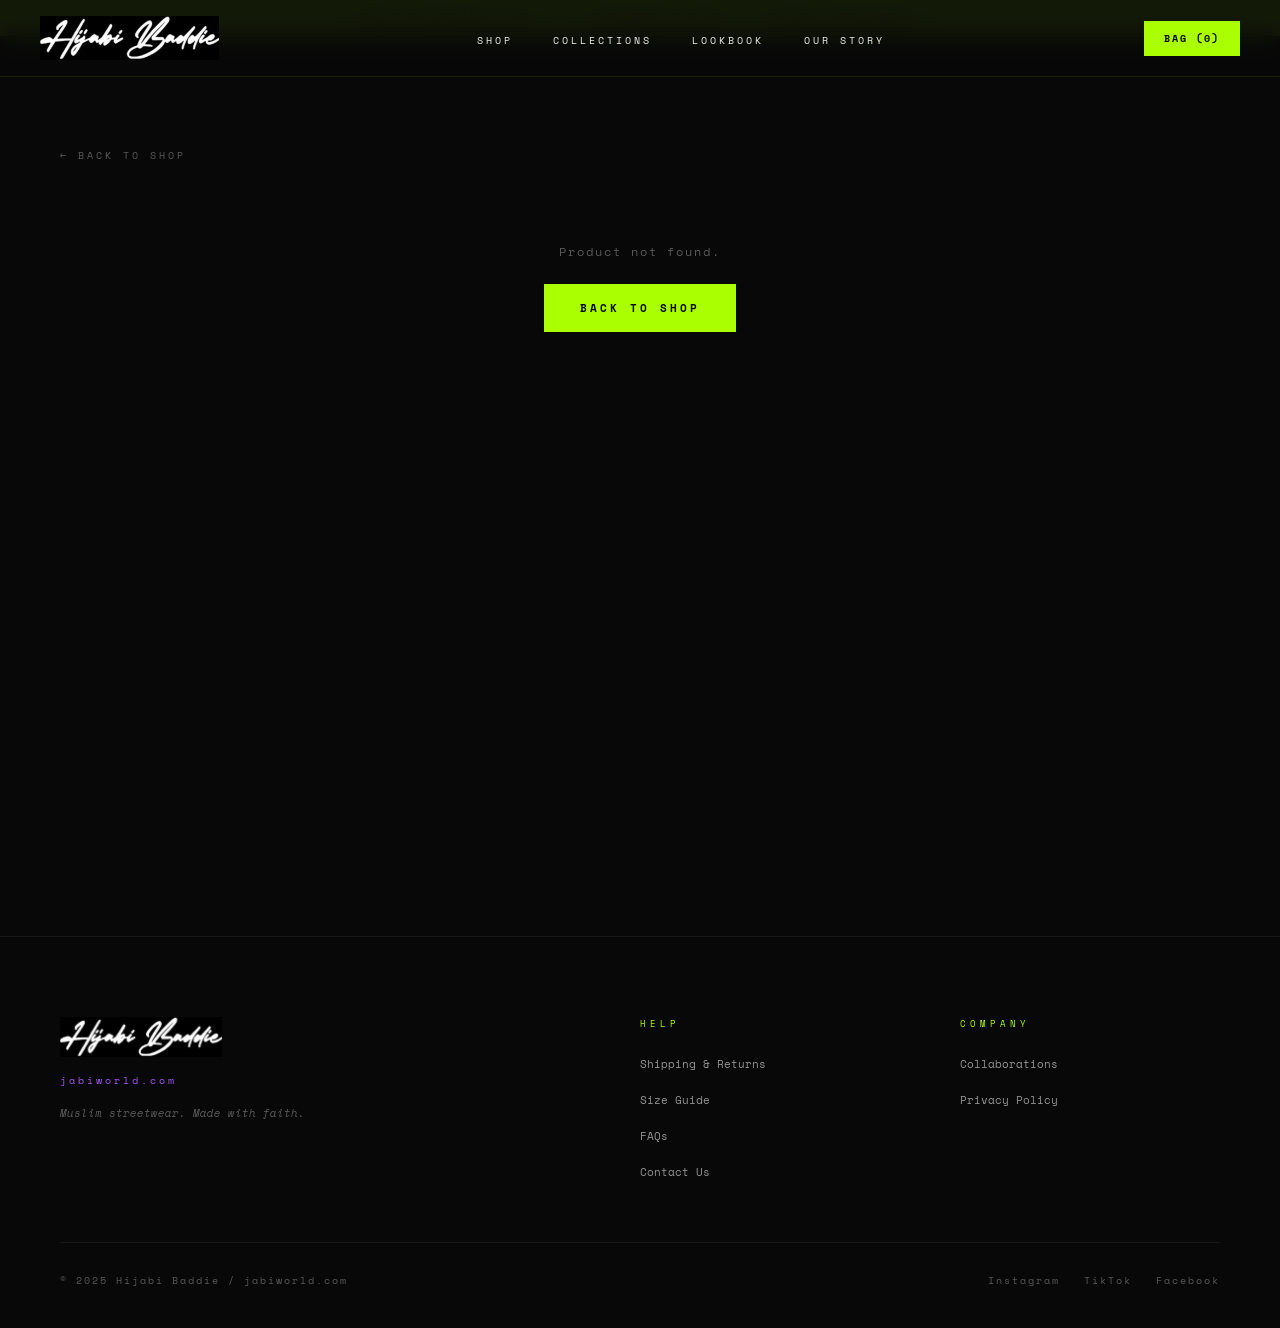
<file: product.html>
<!DOCTYPE html>
<html lang="en">
<head>
  <meta charset="UTF-8">
  <meta name="viewport" content="width=device-width, initial-scale=1.0">
  <!-- Title and meta are updated dynamically by JS -->
  <title>Product — Hijabi Baddie | jabiworld.com</title>
  <meta name="description" content="Shop Hijabi Baddie at jabiworld.com">

  <!-- Google Fonts -->
  <link rel="preconnect" href="https://fonts.googleapis.com">
  <link href="https://fonts.googleapis.com/css2?family=Bebas+Neue&family=Playfair+Display:ital,wght@0,400;0,700;0,900;1,400;1,700&family=Space+Mono:ital,wght@0,400;0,700;1,400&display=swap" rel="stylesheet">

  <!-- Snipcart CSS -->
  <link rel="stylesheet" href="https://cdn.snipcart.com/themes/v3.3.3/default/snipcart.css">

  <!-- Site Styles -->
  <link rel="stylesheet" href="styles.css">
</head>
<body>

  <!-- ========== ANNOUNCEMENT BAR ========== -->
  <div class="announce-bar">
    Free shipping $75+ &nbsp;·&nbsp; jabiworld.com &nbsp;·&nbsp; Ships worldwide
  </div>

  <!-- ========== NAV ========== -->
  <nav>
    <a href="index.html">
      <img class="nav-logo-img" src="images/img_logo_hijabi2.jpeg" alt="Hijabi Baddie">
    </a>
    <ul class="nav-links">
      <li><a href="index.html#shop">Shop</a></li>
      <li><a href="index.html#collections">Collections</a></li>
      <li><a href="index.html#lookbook">Lookbook</a></li>
      <li><a href="index.html#story">Our Story</a></li>
    </ul>
    <div class="nav-right">
      <button class="snipcart-checkout">Bag (<span class="snipcart-items-count">0</span>)</button>
    </div>
  </nav>

  <!-- ========== PRODUCT DETAIL PAGE ========== -->
  <div class="product-detail-page">

    <!-- Back link -->
    <a href="index.html" class="back-link">← Back to Shop</a>

    <!-- Loading state -->
    <div id="product-loading" style="padding:60px;text-align:center;color:var(--gray);letter-spacing:3px;font-size:11px;text-transform:uppercase;">
      Loading product...
    </div>

    <!-- Error state (hidden by default) -->
    <div id="product-error" style="display:none;padding:60px;text-align:center;">
      <p style="color:var(--gray);letter-spacing:2px;font-size:12px;">Product not found.</p>
      <a href="index.html" class="btn-primary" style="display:inline-block;margin-top:24px;">Back to Shop</a>
    </div>

    <!-- Product layout (populated by JS) -->
    <div class="product-detail-layout" id="product-detail" style="display:none;">

      <!-- LEFT: Gallery -->
      <div class="product-gallery" id="product-gallery">
        <!-- Populated by JS -->
      </div>

      <!-- RIGHT: Info + Cart -->
      <div class="product-detail-info" id="product-info">
        <!-- Populated by JS -->
      </div>

    </div>

    <!-- Related products section -->
    <section class="section" id="related-section" style="display:none;">
      <div class="section-header">
        <h2 class="section-title">
          <span class="sub">— You May Also Like</span>
          More Drops
        </h2>
      </div>
      <div class="product-grid" id="related-grid"></div>
    </section>

  </div><!-- end product-detail-page -->

  <!-- ========== FOOTER ========== -->
  <footer>
    <div class="footer-grid">
      <div>
        <img class="footer-logo-img" src="images/img_logo_hijabi2.jpeg" alt="Hijabi Baddie">
        <div class="footer-domain">jabiworld.com</div>
        <p class="footer-tagline">Muslim streetwear. Made with faith.</p>
      </div>
      <div>
        <div class="footer-col-title">Help</div>
        <ul class="footer-links">
          <li><a href="#">Shipping & Returns</a></li>
          <li><a href="#">Size Guide</a></li>
          <li><a href="#">FAQs</a></li>
          <li><a href="#">Contact Us</a></li>
        </ul>
      </div>
      <div>
        <div class="footer-col-title">Company</div>
        <ul class="footer-links">
          <li><a href="#">Collaborations</a></li>
          <li><a href="#">Privacy Policy</a></li>
        </ul>
      </div>
    </div>
    <div class="footer-bottom">
      <span>© 2025 Hijabi Baddie / jabiworld.com</span>
      <div class="footer-bottom-right">
        <a href="#">Instagram</a>
        <a href="#">TikTok</a>
        <a href="#">Facebook</a>
      </div>
    </div>
  </footer>

  <!-- ========== SNIPCART ========== -->
  <!--
    Replace YOUR_SNIPCART_PUBLIC_API_KEY with your real key from snipcart.com
  -->
  <div
    hidden
    id="snipcart"
    data-api-key="ZjVkNjQwMWYtNzJiMi00OWYwLWFkZDAtYmFjNjM2ZTJhMDA1NjM5MDkxMjI4MDc0NzUwMTky"
    data-config-modal-style="side"
  ></div>
  <script async src="https://cdn.snipcart.com/themes/v3.3.3/default/snipcart.js"></script>

  <!-- Site Scripts -->
  <script src="script.js"></script>

  <!-- ========== PRODUCT DETAIL LOGIC ========== -->
  <script>
    /**
     * product.html is a reusable template.
     * It reads ?id=product-id from the URL, fetches products.json,
     * finds the matching product, and renders the detail page.
     *
     * To link to a product page:  product.html?id=patience-hoodie-pink
     * The id must match the "id" field in products.json
     */
    async function renderProductDetail() {
      const params = new URLSearchParams(window.location.search);
      const id = params.get('id');

      const loadingEl = document.getElementById('product-loading');
      const errorEl = document.getElementById('product-error');
      const detailEl = document.getElementById('product-detail');
      const relatedSection = document.getElementById('related-section');

      if (!id) {
        loadingEl.style.display = 'none';
        errorEl.style.display = 'block';
        return;
      }

      try {
        const product = await getProduct(id);

        if (!product) {
          loadingEl.style.display = 'none';
          errorEl.style.display = 'block';
          return;
        }

        // Update page title & meta
        document.title = `${product.name} — Hijabi Baddie | jabiworld.com`;
        document.querySelector('meta[name="description"]').content =
          product.description || `Shop ${product.name} at jabiworld.com`;

        // Build gallery
        const gallery = document.getElementById('product-gallery');
        const images = [product.imageFront, product.imageBack].filter(Boolean);
        const thumbsHTML = images.length > 1
          ? `<div class="product-gallery-thumbs">
               ${images.map((img, i) => `
                 <div class="thumb${i === 0 ? ' active' : ''}" onclick="switchGalleryImage(this, '${imgSrc(img)}')">
                   <img src="${imgSrc(img)}" alt="${product.name}">
                 </div>`).join('')}
             </div>`
          : '';

        gallery.innerHTML = `
          <div class="product-gallery-main">
            <img id="gallery-main-img" src="${imgSrc(product.imageFront)}" alt="${product.name}">
          </div>
          ${thumbsHTML}
        `;

        // Build product info
        const actualPrice = product.salePrice || product.price;
        const priceHTML = product.salePrice
          ? `<span class="sale">${formatPrice(product.price)}</span>${formatPrice(product.salePrice)}`
          : formatPrice(product.price);

        const info = document.getElementById('product-info');
        info.innerHTML = `
          <div class="product-detail-tag">${product.tag || product.category}</div>
          <h1 class="product-detail-name">${product.name}</h1>
          <div class="product-detail-price">${priceHTML}</div>
          <p class="product-detail-desc">${product.description || ''}</p>

          ${buildSizeRow(product.sizes)}

          <!--
            SNIPCART ADD TO CART BUTTON
            data-item-id        → unique product ID (from products.json)
            data-item-price     → price in dollars (no $ sign)
            data-item-name      → display name in cart
            data-item-description → shown in cart sidebar
            data-item-image     → product thumbnail in cart
            data-item-url       → URL Snipcart crawls to verify price (must be publicly accessible)
            data-item-custom1-name/value → size selection (set dynamically by selectSize())
          -->
          <button
            class="add-to-cart-btn snipcart-add-item"
            data-item-id="${product.id}"
            data-item-price="${actualPrice}"
            data-item-name="${product.name}"
            data-item-description="${product.description || ''}"
            data-item-image="${imgSrc(product.imageFront)}"
            data-item-url="/products.json"
            data-item-custom1-name="Size"
            data-item-custom1-value="${product.sizes ? product.sizes[0] : 'One Size'}"
          >Add to Bag — ${priceHTML}</button>

          <div class="product-meta">
            <span>Category: ${product.category}</span>
            <span>${product.badge ? '· ' + product.badge : ''}</span>
          </div>
        `;

        // Show layout
        loadingEl.style.display = 'none';
        detailEl.style.display = 'grid';

        // Render related products (all except current)
        const allProducts = await loadProducts();
        const related = allProducts.filter(p => p.id !== id).slice(0, 3);
        if (related.length > 0) {
          document.getElementById('related-grid').innerHTML =
            related.map(p => buildProductCard(p)).join('');
          relatedSection.style.display = 'block';
        }

      } catch (err) {
        loadingEl.style.display = 'none';
        errorEl.style.display = 'block';
        console.error('Error rendering product:', err);
      }
    }

    /** Switch the main gallery image when a thumbnail is clicked */
    function switchGalleryImage(thumbEl, src) {
      document.getElementById('gallery-main-img').src = src;
      document.querySelectorAll('.thumb').forEach(t => t.classList.remove('active'));
      thumbEl.classList.add('active');
    }

    document.addEventListener('DOMContentLoaded', renderProductDetail);
  </script>

</body>
</html>
</file>
<file: styles.css>
/* ============================================================
   HIJABI BADDIE — GLOBAL STYLES
   jabiworld.com
   ============================================================ */

/* --- CSS Variables --- */
:root {
  --black: #080808;
  --white: #f0f0f0;
  --lime: #aaff00;
  --purple: #7b2ff7;
  --purple-light: #a855f7;
  --purple-dark: #4c1d95;
  --gray: rgba(240,240,240,0.35);
  --gray-light: rgba(240,240,240,0.6);
}

/* --- Reset & Base --- */
*, *::before, *::after { box-sizing: border-box; margin: 0; padding: 0; }
html { scroll-behavior: smooth; }
body {
  background: var(--black);
  color: var(--white);
  font-family: 'Space Mono', monospace;
  overflow-x: hidden;
  cursor: crosshair;
}
a { color: inherit; text-decoration: none; }
img { display: block; max-width: 100%; }

/* ============================================================
   ANNOUNCEMENT BAR
   ============================================================ */
.announce-bar {
  background: var(--lime);
  color: var(--black);
  text-align: center;
  padding: 10px;
  font-size: 11px;
  letter-spacing: 3px;
  text-transform: uppercase;
  font-weight: 700;
}

/* ============================================================
   NAVIGATION
   ============================================================ */
nav {
  position: fixed;
  top: 0;
  width: 100%;
  z-index: 1000;
  display: flex;
  justify-content: space-between;
  align-items: center;
  padding: 16px 40px;
  background: rgba(8,8,8,0.93);
  backdrop-filter: blur(12px);
  border-bottom: 1px solid rgba(170,255,0,0.1);
  transition: top 0.3s;
}
.nav-logo-img { height: 44px; width: auto; filter: invert(1); }
.nav-links { display: flex; gap: 40px; list-style: none; }
.nav-links a {
  color: var(--white);
  font-size: 10px;
  letter-spacing: 3px;
  text-transform: uppercase;
  transition: color 0.2s;
}
.nav-links a:hover { color: var(--lime); }
.nav-right { display: flex; gap: 16px; align-items: center; }

/* Snipcart cart button */
.snipcart-checkout {
  background: var(--lime);
  color: var(--black);
  border: none;
  padding: 10px 20px;
  font-family: 'Space Mono', monospace;
  font-size: 10px;
  letter-spacing: 2px;
  text-transform: uppercase;
  cursor: crosshair;
  font-weight: 700;
  transition: all 0.2s;
}
.snipcart-checkout:hover { background: var(--purple-light); color: var(--white); }

/* ============================================================
   HERO
   ============================================================ */
.hero {
  min-height: 100vh;
  display: grid;
  grid-template-columns: 1fr 1fr;
  position: relative;
  overflow: hidden;
  padding-top: 76px;
}
.hero-left {
  display: flex;
  flex-direction: column;
  justify-content: center;
  padding: 80px 60px;
  position: relative;
  z-index: 2;
}
.hero-purple-glow {
  position: absolute;
  top: -80px; left: -80px;
  width: 500px; height: 500px;
  background: radial-gradient(circle, rgba(123,47,247,0.15) 0%, transparent 70%);
  pointer-events: none;
  z-index: 1;
}
.hero-eyebrow {
  font-size: 10px;
  letter-spacing: 5px;
  text-transform: uppercase;
  color: var(--lime);
  margin-bottom: 20px;
  opacity: 0;
  animation: fadeUp 0.7s 0.2s ease forwards;
}
.hero-logo-large {
  height: 80px;
  width: auto;
  filter: invert(1);
  margin-bottom: 14px;
  opacity: 0;
  animation: fadeUp 0.7s 0.35s ease forwards;
}
.hero-domain {
  font-size: 11px;
  letter-spacing: 4px;
  color: var(--purple-light);
  margin-bottom: 28px;
  font-style: italic;
  opacity: 0;
  animation: fadeUp 0.7s 0.45s ease forwards;
}
.hero-sub {
  font-size: 12px;
  line-height: 2;
  color: var(--gray-light);
  max-width: 380px;
  margin-bottom: 40px;
  font-style: italic;
  opacity: 0;
  animation: fadeUp 0.7s 0.55s ease forwards;
}
.hero-ctas {
  display: flex;
  gap: 16px;
  flex-wrap: wrap;
  opacity: 0;
  animation: fadeUp 0.7s 0.7s ease forwards;
}
.btn-primary {
  background: var(--lime);
  color: var(--black);
  padding: 16px 36px;
  font-family: 'Space Mono', monospace;
  font-size: 11px;
  letter-spacing: 3px;
  text-transform: uppercase;
  border: none;
  cursor: crosshair;
  font-weight: 700;
  transition: all 0.25s;
  display: inline-block;
}
.btn-primary:hover { background: var(--purple-light); color: var(--white); transform: translateY(-2px); }
.btn-outline {
  background: transparent;
  color: var(--white);
  padding: 16px 36px;
  font-family: 'Space Mono', monospace;
  font-size: 11px;
  letter-spacing: 3px;
  text-transform: uppercase;
  border: 1px solid rgba(123,47,247,0.5);
  cursor: crosshair;
  transition: all 0.25s;
  display: inline-block;
}
.btn-outline:hover { border-color: var(--purple-light); background: rgba(123,47,247,0.15); transform: translateY(-2px); }
.hero-right { position: relative; overflow: hidden; }
.hero-img-container { width: 100%; height: 100%; position: relative; }
.hero-img-container img { width: 100%; height: 100%; object-fit: cover; object-position: center top; transition: transform 0.8s ease; }
.hero-img-overlay { position: absolute; inset: 0; background: linear-gradient(to right, var(--black) 0%, transparent 40%); }
.hero-glow {
  position: absolute;
  bottom: -100px; right: -100px;
  width: 400px; height: 400px;
  background: radial-gradient(circle, rgba(170,255,0,0.1) 0%, transparent 70%);
  pointer-events: none;
}
.hero-badge {
  position: absolute;
  bottom: 40px; right: 40px;
  width: 90px; height: 90px;
  border-radius: 50%;
  border: 1px solid var(--lime);
  display: flex;
  align-items: center;
  justify-content: center;
  font-size: 8px;
  letter-spacing: 2px;
  text-transform: uppercase;
  text-align: center;
  line-height: 2;
  color: var(--lime);
  animation: rotate 12s linear infinite;
  z-index: 3;
}

/* ============================================================
   MARQUEE
   ============================================================ */
.marquee-section {
  border-top: 1px solid rgba(170,255,0,0.15);
  border-bottom: 1px solid rgba(170,255,0,0.15);
  padding: 16px 0;
  overflow: hidden;
}
.marquee-track { display: flex; animation: marquee 22s linear infinite; white-space: nowrap; }
.marquee-item {
  display: inline-flex;
  align-items: center;
  gap: 24px;
  padding-right: 50px;
  font-family: 'Bebas Neue', sans-serif;
  font-size: 17px;
  letter-spacing: 4px;
  color: var(--gray);
}
.marquee-item .dot { width: 5px; height: 5px; background: var(--lime); border-radius: 50%; display: inline-block; }
.marquee-item.hl { color: var(--white); }
.marquee-item.hl2 { color: var(--purple-light); }

/* ============================================================
   SECTION UTILITIES
   ============================================================ */
.section { padding: 100px 60px; }
.section-header { display: flex; justify-content: space-between; align-items: flex-end; margin-bottom: 50px; }
.section-title {
  font-family: 'Bebas Neue', sans-serif;
  font-size: clamp(48px, 6vw, 76px);
  letter-spacing: 2px;
  line-height: 1;
}
.section-title .sub {
  display: block;
  font-family: 'Space Mono', monospace;
  font-size: 10px;
  letter-spacing: 5px;
  text-transform: uppercase;
  color: var(--lime);
  margin-bottom: 8px;
  font-weight: 400;
}
.section-link {
  color: var(--lime);
  font-size: 10px;
  letter-spacing: 3px;
  text-transform: uppercase;
  border-bottom: 1px solid var(--lime);
  padding-bottom: 2px;
  transition: opacity 0.2s;
}
.section-link:hover { opacity: 0.7; }

/* ============================================================
   PRODUCT GRID
   ============================================================ */
.product-grid {
  display: grid;
  grid-template-columns: repeat(3, 1fr);
  gap: 20px;
}
.product-card {
  position: relative;
  overflow: hidden;
  cursor: crosshair;
  background: #111;
}
.product-card.large { grid-row: span 2; }
.product-card .product-img-wrap {
  position: relative;
  overflow: hidden;
}
.product-card.large .product-img-wrap { height: 100%; min-height: 500px; }
.product-card:not(.large) .product-img-wrap { aspect-ratio: 3/4; }

/* Front/Back image swap on hover */
.product-card .img-front,
.product-card .img-back {
  position: absolute;
  inset: 0;
  width: 100%;
  height: 100%;
  object-fit: cover;
  object-position: center top;
  transition: opacity 0.5s ease, transform 0.6s ease;
}
.product-card .img-back { opacity: 0; }
.product-card:hover .img-front { opacity: 0; transform: scale(1.06); }
.product-card:hover .img-back { opacity: 1; transform: scale(1.06); }
.product-card .img-spacer { width: 100%; display: block; }

/* Hover overlay with details */
.product-overlay {
  position: absolute;
  bottom: 0; left: 0; right: 0;
  background: linear-gradient(to top, rgba(8,8,8,0.97) 0%, transparent 100%);
  padding: 30px 20px 20px;
  opacity: 0;
  transition: opacity 0.35s ease;
}
.product-card:hover .product-overlay { opacity: 1; }

/* Always-visible info below card */
.product-info { padding: 14px 0 4px; }
.product-tag { font-size: 9px; letter-spacing: 3px; text-transform: uppercase; color: var(--lime); margin-bottom: 5px; }
.product-name { font-family: 'Playfair Display', serif; font-size: 15px; font-weight: 700; margin-bottom: 4px; font-style: italic; }
.product-price { font-size: 12px; letter-spacing: 1px; color: var(--gray-light); }
.product-price .sale { color: var(--purple-light); margin-right: 8px; text-decoration: line-through; }

/* Size buttons */
.size-row { display: flex; gap: 6px; margin-bottom: 10px; flex-wrap: wrap; }
.size-btn {
  width: 34px; height: 34px;
  border: 1px solid rgba(255,255,255,0.15);
  background: none;
  color: var(--white);
  font-family: 'Space Mono', monospace;
  font-size: 9px;
  cursor: crosshair;
  transition: all 0.2s;
}
.size-btn:hover, .size-btn.active { border-color: var(--lime); background: var(--lime); color: var(--black); }

/* Quick Add / Snipcart button */
.quick-add {
  background: var(--lime);
  color: var(--black);
  border: none;
  padding: 12px;
  width: 100%;
  font-family: 'Space Mono', monospace;
  font-size: 10px;
  letter-spacing: 2px;
  text-transform: uppercase;
  cursor: crosshair;
  margin-top: 12px;
  font-weight: 700;
  transition: background 0.2s;
}
.quick-add:hover { background: var(--purple-light); color: var(--white); }

/* ============================================================
   LOOKBOOK STRIP
   ============================================================ */
.lookbook-strip { display: grid; grid-template-columns: 1fr 1fr 1fr; gap: 4px; margin-bottom: 4px; overflow: hidden; }
.lookbook-item { overflow: hidden; aspect-ratio: 2/3; position: relative; }
.lookbook-item img { width: 100%; height: 100%; object-fit: cover; transition: transform 0.6s ease; }
.lookbook-item:hover img { transform: scale(1.05); }
.lookbook-label {
  position: absolute; bottom: 0; left: 0; right: 0;
  padding: 40px 20px 18px;
  background: linear-gradient(to top, rgba(8,8,8,0.8), transparent);
  font-size: 11px;
  letter-spacing: 3px;
  text-transform: uppercase;
  opacity: 0;
  transition: opacity 0.3s;
}
.lookbook-item:hover .lookbook-label { opacity: 1; }

/* ============================================================
   FEATURED COLLECTIONS (2-panel)
   ============================================================ */
.collections-grid { display: grid; grid-template-columns: 1fr 1fr; gap: 20px; }
.featured-panel { position: relative; overflow: hidden; aspect-ratio: 4/5; }
.featured-panel img { width: 100%; height: 100%; object-fit: cover; transition: transform 0.7s ease; }
.featured-panel:hover img { transform: scale(1.05); }
.featured-overlay {
  position: absolute;
  inset: 0;
  background: linear-gradient(to top, rgba(8,8,8,0.85) 0%, transparent 60%);
  display: flex; flex-direction: column; justify-content: flex-end;
  padding: 40px;
}
.featured-tag { font-size: 9px; letter-spacing: 5px; text-transform: uppercase; color: var(--lime); margin-bottom: 10px; }
.featured-title { font-family: 'Bebas Neue', sans-serif; font-size: 50px; letter-spacing: 2px; line-height: 1; margin-bottom: 16px; }
.featured-desc { font-size: 11px; line-height: 1.9; color: rgba(240,240,240,0.55); max-width: 300px; margin-bottom: 24px; font-style: italic; }

/* ============================================================
   CATEGORY STRIP
   ============================================================ */
.category-strip { display: grid; grid-template-columns: repeat(4, 1fr); gap: 4px; }
.category-card { position: relative; overflow: hidden; aspect-ratio: 3/4; cursor: crosshair; }
.category-card img { width: 100%; height: 100%; object-fit: cover; transition: transform 0.6s ease; }
.category-card:hover img { transform: scale(1.06); }
.category-label {
  position: absolute; bottom: 0; left: 0; right: 0;
  padding: 20px 12px;
  font-family: 'Bebas Neue', sans-serif;
  font-size: 20px;
  letter-spacing: 3px;
  text-align: center;
  background: linear-gradient(to top, rgba(8,8,8,0.9), transparent);
  transition: color 0.3s;
}
.category-card:hover .category-label { color: var(--lime); }

/* ============================================================
   BRAND STORY
   ============================================================ */
.brand-story { display: grid; grid-template-columns: 1fr 1fr; gap: 80px; align-items: center; padding: 120px 60px; position: relative; overflow: hidden; }
.brand-bg-text {
  position: absolute;
  font-family: 'Playfair Display', serif;
  font-style: italic;
  font-size: 180px;
  opacity: 0.03;
  font-weight: 900;
  bottom: -20px; left: -20px;
  pointer-events: none;
  line-height: 1;
  white-space: nowrap;
  color: var(--lime);
}
.brand-story-eyebrow { font-size: 9px; letter-spacing: 5px; text-transform: uppercase; color: var(--lime); margin-bottom: 24px; }
.brand-story-title { font-family: 'Playfair Display', serif; font-size: clamp(34px, 4vw, 52px); font-weight: 900; line-height: 1.15; margin-bottom: 30px; }
.brand-story-title em { font-style: italic; color: var(--lime); }
.brand-story-title .purple-em { color: var(--purple-light); font-style: italic; }
.brand-story-body { font-size: 12px; line-height: 2.1; color: var(--gray-light); max-width: 420px; }
.brand-story-img { position: relative; aspect-ratio: 3/4; overflow: hidden; }
.brand-story-img img { width: 100%; height: 100%; object-fit: cover; }
.brand-story-img::after {
  content: '';
  position: absolute; inset: 0;
  background: linear-gradient(135deg, rgba(123,47,247,0.2) 0%, transparent 60%);
}

/* ============================================================
   STATS BAR
   ============================================================ */
.stats-bar {
  display: grid;
  grid-template-columns: repeat(3, 1fr);
  border-top: 1px solid rgba(255,255,255,0.06);
  border-bottom: 1px solid rgba(255,255,255,0.06);
}
.stat-item { padding: 50px; text-align: center; border-right: 1px solid rgba(255,255,255,0.06); }
.stat-item:last-child { border-right: none; }
.stat-number { font-family: 'Bebas Neue', sans-serif; font-size: 60px; color: var(--lime); line-height: 1; margin-bottom: 8px; text-shadow: 0 0 30px rgba(170,255,0,0.3); }
.stat-label { font-size: 10px; letter-spacing: 3px; text-transform: uppercase; color: var(--gray); }

/* ============================================================
   COLOR BAR
   ============================================================ */
.color-bar { display: flex; gap: 2px; padding: 0 60px 80px; }
.color-slab { flex: 1; height: 6px; cursor: crosshair; transition: flex 0.4s; }
.color-slab:hover { flex: 4; }

/* ============================================================
   NEWSLETTER
   ============================================================ */
.newsletter-section { padding: 120px 60px; text-align: center; position: relative; overflow: hidden; }
.newsletter-label { font-size: 10px; letter-spacing: 5px; text-transform: uppercase; color: var(--lime); margin-bottom: 20px; }
.newsletter-title { font-family: 'Playfair Display', serif; font-style: italic; font-size: clamp(44px, 7vw, 90px); font-weight: 900; line-height: 0.95; margin-bottom: 30px; }
.newsletter-title span { color: var(--lime); }
.newsletter-form { display: flex; max-width: 500px; margin: 0 auto; border: 1px solid rgba(255,255,255,0.1); }
.newsletter-input {
  flex: 1;
  padding: 16px 20px;
  font-family: 'Space Mono', monospace;
  font-size: 11px;
  border: none;
  background: rgba(255,255,255,0.04);
  color: var(--white);
  outline: none;
}
.newsletter-input::placeholder { color: var(--gray); }
.newsletter-submit {
  background: var(--lime);
  color: var(--black);
  border: none;
  padding: 16px 28px;
  font-family: 'Space Mono', monospace;
  font-size: 10px;
  letter-spacing: 2px;
  text-transform: uppercase;
  cursor: crosshair;
  font-weight: 700;
  transition: background 0.2s;
}
.newsletter-submit:hover { background: var(--purple-light); color: var(--white); }
.newsletter-confirm { display: none; color: var(--lime); font-size: 12px; letter-spacing: 2px; margin-top: 16px; }

/* ============================================================
   FOOTER
   ============================================================ */
footer {
  padding: 80px 60px 40px;
  border-top: 1px solid rgba(255,255,255,0.06);
}
.footer-grid { display: grid; grid-template-columns: 2fr 1fr 1fr; gap: 60px; margin-bottom: 60px; }
.footer-logo-img { height: 40px; width: auto; filter: invert(1); margin-bottom: 16px; }
.footer-domain { font-size: 10px; letter-spacing: 3px; color: var(--purple-light); margin-bottom: 16px; }
.footer-tagline { font-size: 11px; line-height: 1.8; color: var(--gray); font-style: italic; }
.footer-col-title { font-size: 9px; letter-spacing: 4px; text-transform: uppercase; color: var(--lime); margin-bottom: 20px; }
.footer-links { list-style: none; display: flex; flex-direction: column; gap: 12px; }
.footer-links a { font-size: 11px; color: var(--gray-light); transition: color 0.2s; }
.footer-links a:hover { color: var(--white); }
.footer-bottom {
  display: flex;
  justify-content: space-between;
  align-items: center;
  padding-top: 30px;
  border-top: 1px solid rgba(255,255,255,0.06);
  font-size: 10px;
  color: var(--gray);
  letter-spacing: 2px;
}
.footer-bottom-right { display: flex; gap: 24px; }

/* ============================================================
   PRODUCT DETAIL PAGE
   ============================================================ */
.product-detail-page { padding-top: 92px; min-height: 100vh; }
.product-detail-layout { display: grid; grid-template-columns: 1fr 1fr; gap: 60px; padding: 60px; max-width: 1400px; margin: 0 auto; }
.product-gallery { position: relative; }
.product-gallery-main { aspect-ratio: 3/4; overflow: hidden; }
.product-gallery-main img { width: 100%; height: 100%; object-fit: cover; }
.product-gallery-thumbs { display: flex; gap: 8px; margin-top: 12px; }
.thumb { width: 70px; height: 90px; overflow: hidden; cursor: crosshair; border: 1px solid transparent; transition: border-color 0.2s; }
.thumb.active { border-color: var(--lime); }
.thumb img { width: 100%; height: 100%; object-fit: cover; }
.product-detail-info { display: flex; flex-direction: column; gap: 20px; padding-top: 20px; }
.product-detail-tag { font-size: 10px; letter-spacing: 4px; text-transform: uppercase; color: var(--lime); }
.product-detail-name { font-family: 'Playfair Display', serif; font-size: clamp(28px, 3vw, 42px); font-weight: 900; font-style: italic; line-height: 1.1; }
.product-detail-price { font-size: 22px; letter-spacing: 1px; }
.product-detail-price .sale { color: var(--purple-light); margin-right: 12px; text-decoration: line-through; font-size: 16px; }
.product-detail-desc { font-size: 12px; line-height: 2; color: var(--gray-light); font-style: italic; border-top: 1px solid rgba(255,255,255,0.07); padding-top: 20px; }
.size-label { font-size: 9px; letter-spacing: 3px; text-transform: uppercase; color: var(--gray); margin-bottom: 10px; }
.add-to-cart-btn {
  background: var(--lime);
  color: var(--black);
  border: none;
  padding: 18px;
  width: 100%;
  font-family: 'Space Mono', monospace;
  font-size: 12px;
  letter-spacing: 3px;
  text-transform: uppercase;
  cursor: crosshair;
  font-weight: 700;
  transition: all 0.25s;
  margin-top: 8px;
}
.add-to-cart-btn:hover { background: var(--purple-light); color: var(--white); }
.product-meta { display: flex; gap: 24px; font-size: 10px; color: var(--gray); letter-spacing: 2px; padding-top: 16px; border-top: 1px solid rgba(255,255,255,0.07); }
.back-link {
  display: inline-flex;
  align-items: center;
  gap: 8px;
  font-size: 10px;
  letter-spacing: 3px;
  text-transform: uppercase;
  color: var(--gray);
  padding: 20px 60px;
  transition: color 0.2s;
}
.back-link:hover { color: var(--lime); }

/* ============================================================
   LOADING / SKELETON
   ============================================================ */
.skeleton {
  background: linear-gradient(90deg, #111 25%, #1a1a1a 50%, #111 75%);
  background-size: 200% 100%;
  animation: shimmer 1.5s infinite;
}
@keyframes shimmer { 0% { background-position: 200% 0; } 100% { background-position: -200% 0; } }
.skeleton-card { height: 400px; border-radius: 0; }

/* ============================================================
   ANIMATIONS
   ============================================================ */
@keyframes fadeUp {
  from { opacity: 0; transform: translateY(20px); }
  to { opacity: 1; transform: translateY(0); }
}
@keyframes rotate { from { transform: rotate(0deg); } to { transform: rotate(360deg); } }
@keyframes marquee { from { transform: translateX(0); } to { transform: translateX(-50%); } }

/* ============================================================
   RESPONSIVE — TABLET
   ============================================================ */
@media (max-width: 1100px) {
  nav { padding: 16px 24px; }
  .nav-links { gap: 24px; }
  .section { padding: 80px 40px; }
  .product-grid { grid-template-columns: repeat(2, 1fr); }
  .product-card.large { grid-row: span 1; }
  .brand-story { padding: 80px 40px; gap: 40px; }
  .footer-grid { grid-template-columns: 1fr 1fr; }
  .product-detail-layout { padding: 40px; gap: 40px; }
}

/* ============================================================
   RESPONSIVE — MOBILE
   ============================================================ */
@media (max-width: 768px) {
  nav { padding: 12px 20px; }
  .nav-links { display: none; }
  .hero { grid-template-columns: 1fr; min-height: auto; }
  .hero-left { padding: 60px 24px 40px; }
  .hero-right { height: 400px; }
  .product-grid { grid-template-columns: 1fr 1fr; gap: 10px; }
  .section { padding: 60px 24px; }
  .section-header { flex-direction: column; align-items: flex-start; gap: 16px; }
  .lookbook-strip { grid-template-columns: 1fr 1fr; }
  .collections-grid { grid-template-columns: 1fr; }
  .category-strip { grid-template-columns: repeat(2, 1fr); }
  .brand-story { grid-template-columns: 1fr; padding: 60px 24px; }
  .brand-story-img { order: -1; }
  .stats-bar { grid-template-columns: 1fr; }
  .stat-item { border-right: none; border-bottom: 1px solid rgba(255,255,255,0.06); padding: 36px; }
  .footer-grid { grid-template-columns: 1fr; gap: 40px; }
  footer { padding: 60px 24px 30px; }
  .color-bar { padding: 0 24px 60px; }
  .newsletter-section { padding: 80px 24px; }
  .product-detail-layout { grid-template-columns: 1fr; padding: 24px; }
  .back-link { padding: 20px 24px; }
}
</file>
